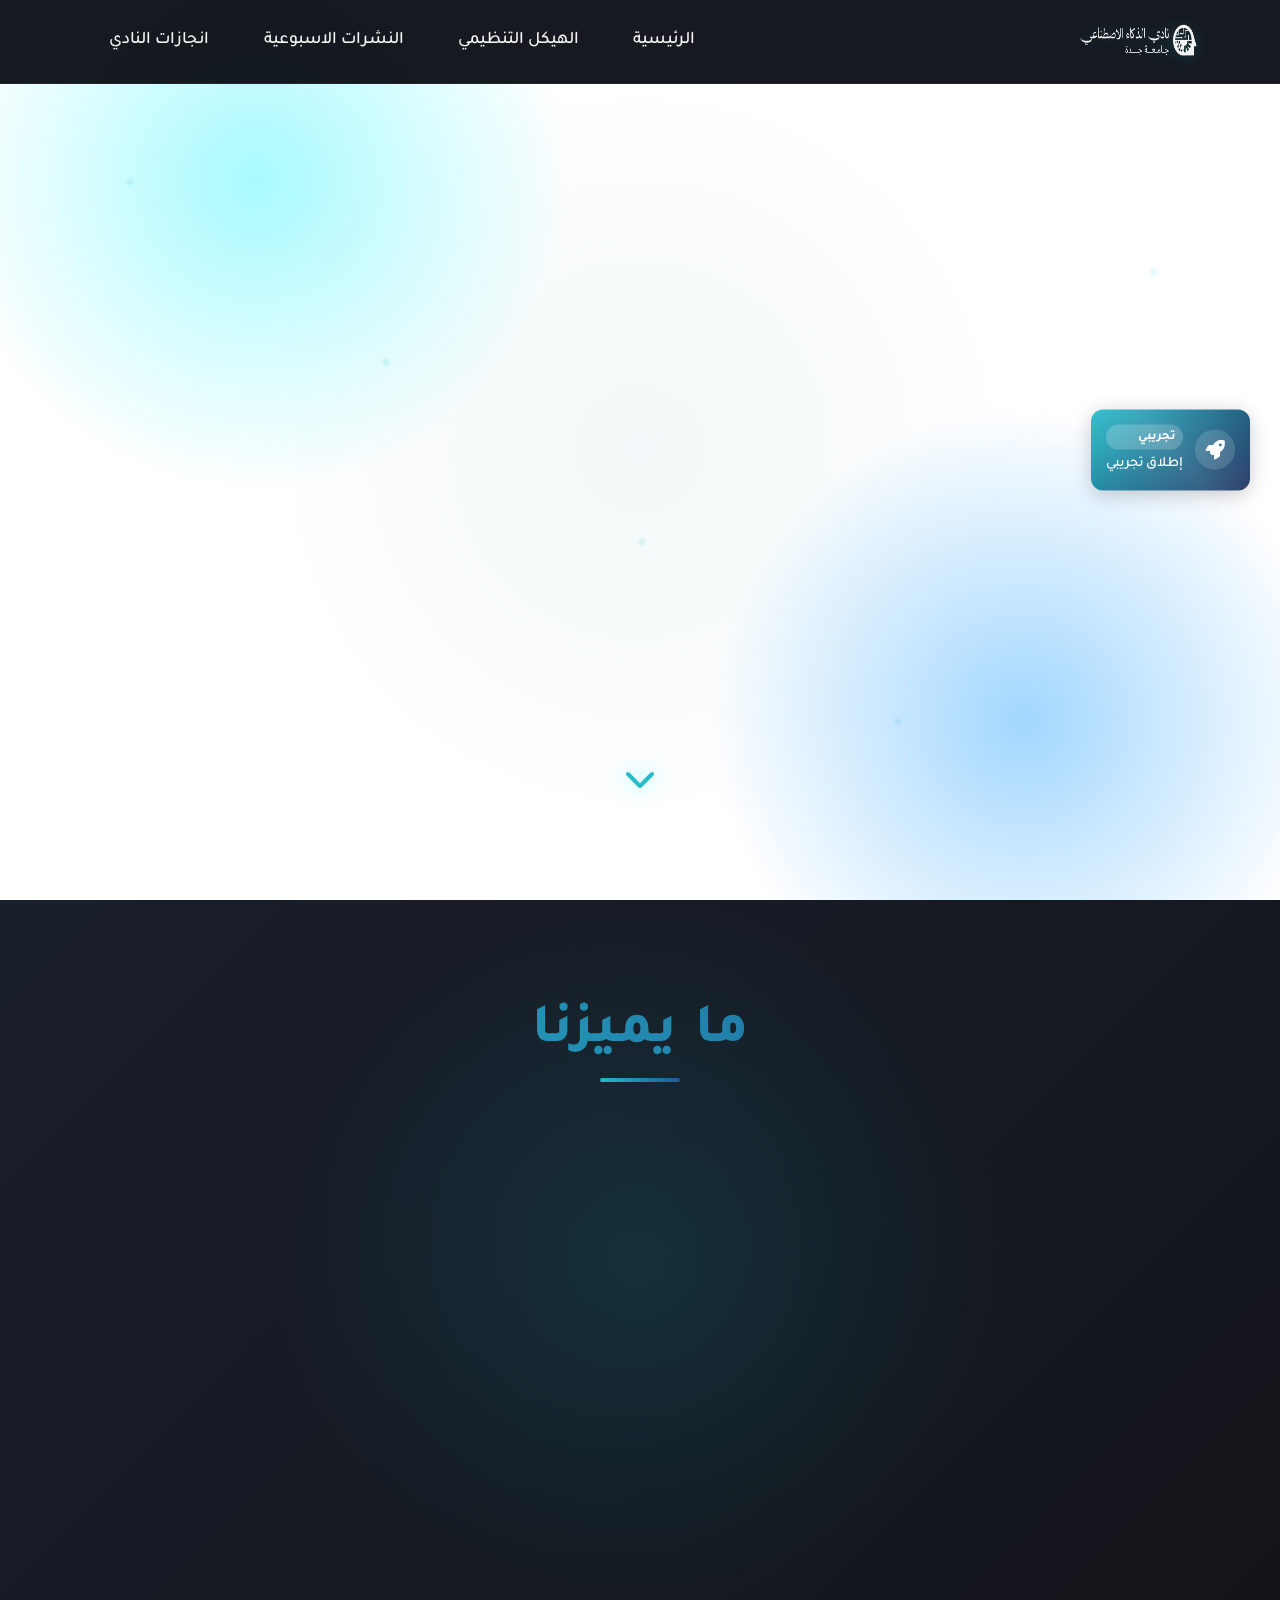
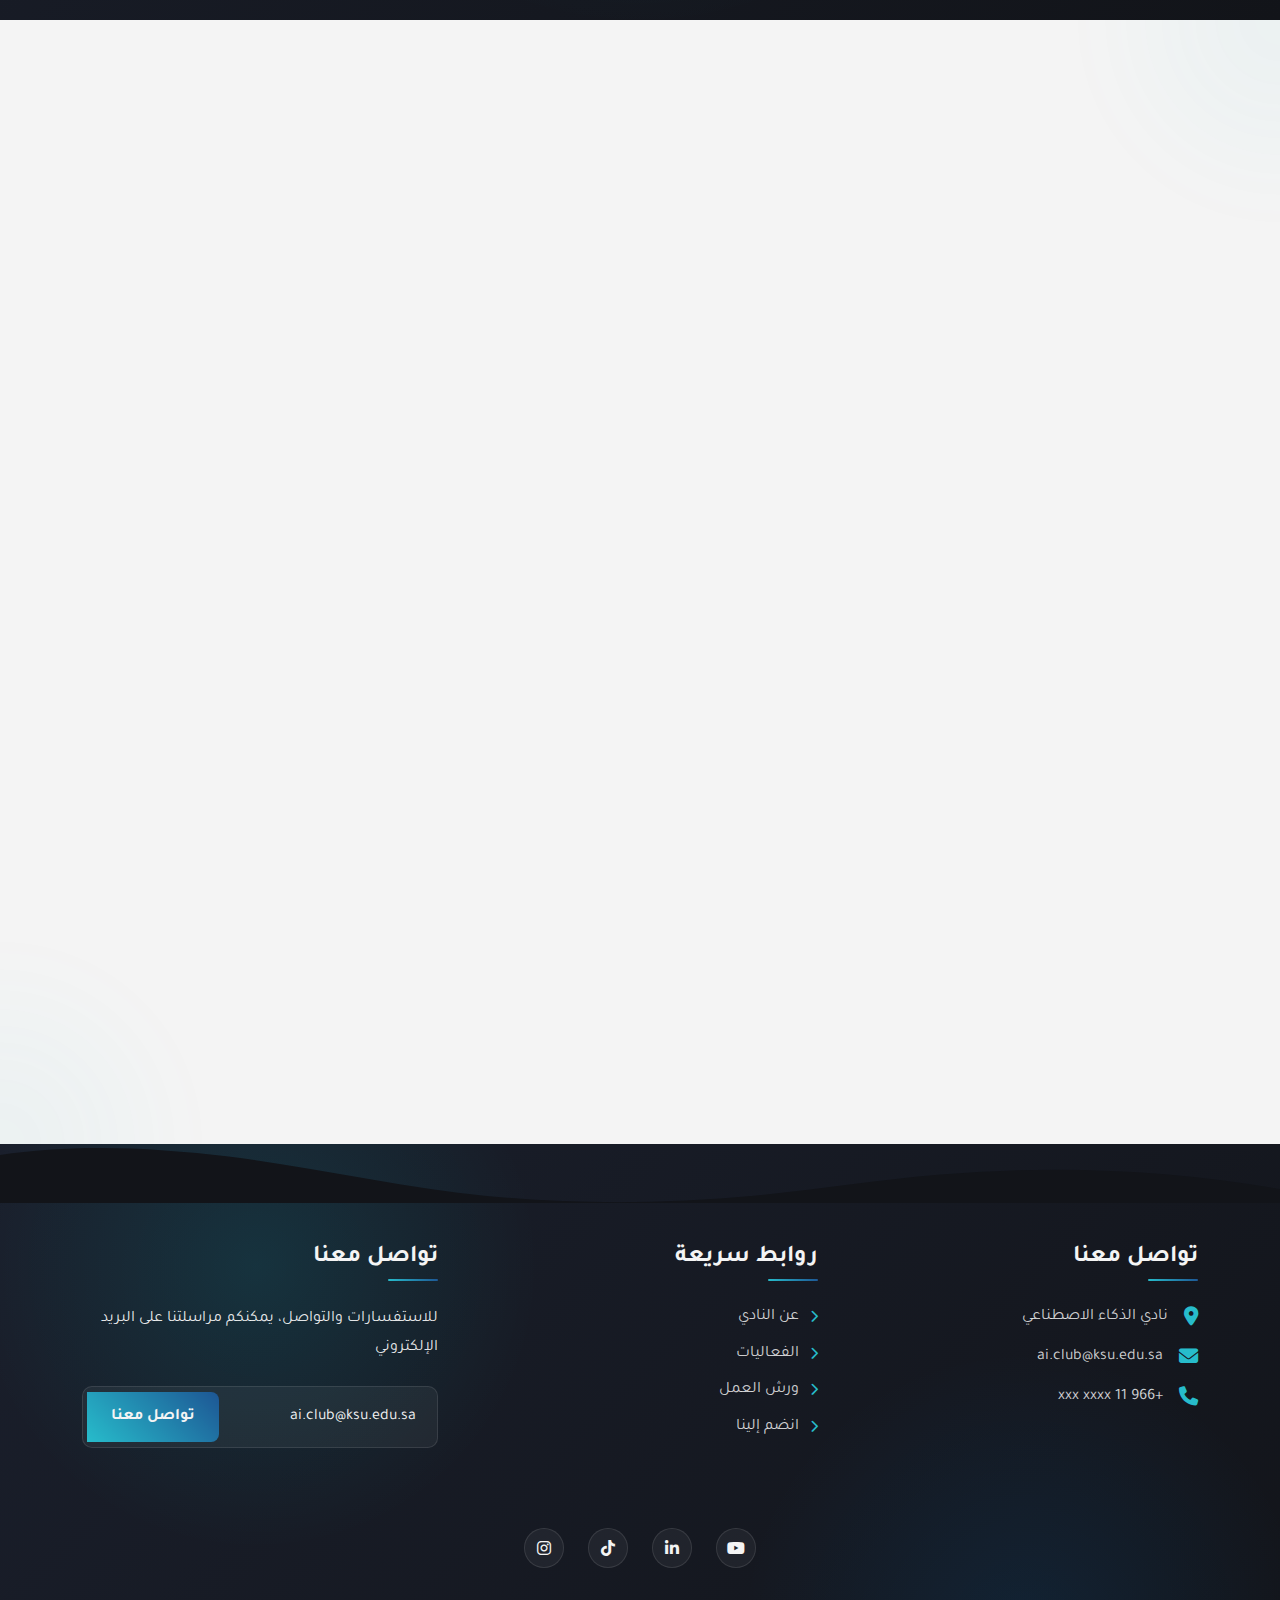
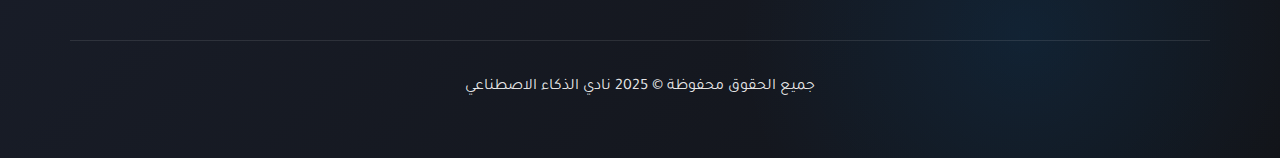
<file: index.html>
<!DOCTYPE html>
<html lang="en" dir="rtl">
<head>
    <meta charset="UTF-8">
    <meta name="viewport" content="width=device-width, initial-scale=1.0">
    <title>نادي الذكاء الاصطناعي</title>
    
    <link href="https://cdn.jsdelivr.net/npm/bootstrap@5.3.2/dist/css/bootstrap.min.css" rel="stylesheet">
    <link href="https://fonts.googleapis.com/css2?family=Tajawal:wght@400;500;700;800;900&display=swap" rel="stylesheet">
    <link rel="stylesheet" href="https://cdnjs.cloudflare.com/ajax/libs/font-awesome/6.4.2/css/all.min.css">
    <link rel="stylesheet" href="https://unpkg.com/aos@2.3.1/dist/aos.css">
    <link rel="stylesheet" href="./ForCss/Index.Css">   
   
</head>
<body>
    <!-- Hero Section -->
    <nav class="navbar navbar-expand-lg fixed-top">
        <div class="container">
            <a class="navbar-brand" href="#">
                <div class="logo-container">
                    <img src="./Pictures/AI CLUB BG-0٧.png" alt="Logo" class="logo-img">
                </div>
            </a>
            <button class="navbar-toggler" type="button" data-bs-toggle="collapse" data-bs-target="#navbarNav">
                <span class="navbar-toggler-icon"></span>
            </button>
            <div class="collapse navbar-collapse" id="navbarNav">
                <ul class="navbar-nav me-auto">
                    <li class="nav-item">
                        <a class="nav-link" href="/index.html">الرئيسية</a>
                    </li>
                    <li class="nav-item">
                        <a class="nav-link" href="ForHtml/OrganizationalStructure.html">الهيكل التنظيمي</a>
                    </li>
                    <li class="nav-item">
                        <a class="nav-link" href="ForHtml/Weekly_newsletter.html">النشرات الاسبوعية</a>
                    </li>
                    <li class="nav-item">
                        <a class="nav-link" href="ForHtml/Club_achievements.html"> انجازات النادي</a>
                    </li>
                </ul>
            </div>
        </div>
    </nav>
    
     <!-- Beta Announcement Side Banner -->
<div class="beta-banner">
    <div class="beta-content">
        <div class="beta-icon">
            <i class="fas fa-rocket"></i>
        </div>
        <div class="beta-text-content">
            <span class="beta-tag">تجريبي</span>
            <span class="beta-text">إطلاق تجريبي</span>
        </div>
    </div>
</div>

<style>
.beta-banner {
    position: fixed;
    right: 30px;
    top: 50%;
    transform: translateY(-50%);
    z-index: 1000;
    animation: slideIn 0.5s ease-out, slideOut 0.5s ease-in 4.5s forwards;
}

.beta-content {
    background: linear-gradient(135deg, var(--accent), var(--accent2));
    padding: 15px;
    border-radius: 12px;
    box-shadow: 0 4px 20px rgba(0, 0, 0, 0.2);
    display: flex;
    align-items: center;
    gap: 12px;
    position: relative;
    overflow: hidden;
}

.beta-content::before {
    content: '';
    position: absolute;
    top: 0;
    left: 0;
    width: 100%;
    height: 100%;
    background: linear-gradient(45deg, transparent, rgba(255,255,255,0.1), transparent);
    animation: shine 2s infinite;
}

.beta-icon {
    width: 40px;
    height: 40px;
    background: rgba(255,255,255,0.15);
    border-radius: 50%;
    display: flex;
    align-items: center;
    justify-content: center;
    font-size: 1.2rem;
    color: white;
    animation: pulse 2s infinite;
}

.beta-text-content {
    display: flex;
    flex-direction: column;
    gap: 4px;
}

.beta-tag {
    background: rgba(255,255,255,0.2);
    padding: 3px 8px;
    border-radius: 50px;
    font-size: 0.8rem;
    font-weight: 600;
    color: white;
}

.beta-text {
    color: white;
    font-size: 0.9rem;
    font-weight: 500;
}

@keyframes slideIn {
    from {
        transform: translate(100%, -50%);
        opacity: 0;
    }
    to {
        transform: translate(0, -50%);
        opacity: 1;
    }
}

@keyframes slideOut {
    from {
        transform: translate(0, -50%);
        opacity: 1;
    }
    to {
        transform: translate(100%, -50%);
        opacity: 0;
    }
}

@keyframes pulse {
    0% {
        transform: scale(1);
    }
    50% {
        transform: scale(1.1);
    }
    100% {
        transform: scale(1);
    }
}

@keyframes shine {
    0% {
        transform: translateX(-100%) rotate(45deg);
    }
    100% {
        transform: translateX(100%) rotate(45deg);
    }
}

@media (max-width: 768px) {
    .beta-banner {
        right: 20px;
    }
    
    .beta-content {
        padding: 12px;
    }
    
    .beta-icon {
        width: 35px;
        height: 35px;
        font-size: 1rem;
    }
}
</style>

<script>
// إزالة العنصر تماماً من DOM بعد انتهاء الأنيميشن
setTimeout(() => {
    const banner = document.querySelector('.beta-banner');
    banner.addEventListener('animationend', (e) => {
        if (e.animationName === 'slideOut') {
            banner.remove();
        }
    });
}, 5000);
</script>

    <section class="hero">
        <!-- Light Dots -->
        <div class="light-dot" style="top: 20%; left: 10%"></div>
        <div class="light-dot" style="top: 40%; left: 30%"></div>
        <div class="light-dot" style="top: 60%; left: 50%"></div>
        <div class="light-dot" style="top: 80%; left: 70%"></div>
        <div class="light-dot" style="top: 30%; left: 90%"></div>

        <div class="container">
            <div class="hero-content">
                <h2 class="hero-subtitle">مرحباً بكم في</h2>
                <h1 class="hero-title">نادي الذكاء الاصطناعي</h1>
                <p class="lead">نحن نجمع بين العلم والابتكار في عالم التقنية الحديثة، ونسعى لبناء مستقبل أفضل من خلال تطوير وتطبيق تقنيات الذكاء الاصطناعي</p>
            </div>
        </div>

        <!-- Scroll Arrow -->
        <div class="scroll-arrow">
            <i class="fas fa-chevron-down"></i>
        </div>

        <!-- Wave Container -->
        <div class="wave-container">
            <svg data-name="Layer 1" xmlns="http://www.w3.org/2000/svg" viewBox="0 0 1200 120" preserveAspectRatio="none">
                <path d="M321.39,56.44c58-10.79,114.16-30.13,172-41.86,82.39-16.72,168.19-17.73,250.45-.39C823.78,31,906.67,72,985.66,92.83c70.05,18.48,146.53,26.09,214.34,3V0H0V27.35A600.21,600.21,0,0,0,321.39,56.44Z" class="shape-fill"></path>
            </svg>
        </div>
    </section>

    <!-- Features Section -->
    <section class="features">
        <div class="container">
            <h2 class="section-title">ما يميزنا</h2>
            <div class="row">
                <div class="col-md-4" data-aos="fade-up">
                    <div class="feature-card">
                        <i class="fas fa-brain feature-icon"></i>
                        <h3>تعلم متقدم</h3>
                        <p>نقدم برامج تدريبية متخصصة في مجال الذكاء الاصطناعي، مصممة لتطوير مهاراتك وتعزيز معرفتك في هذا المجال المتنامي</p>
                    </div>
                </div>
                <div class="col-md-4" data-aos="fade-up" data-aos-delay="100">
                    <div class="feature-card">
                        <i class="fas fa-project-diagram feature-icon"></i>
                        <h3>مشاريع عملية</h3>
                        <p>نوفر فرصاً للمشاركة في مشاريع حقيقية، تطبق فيها ما تعلمته وتكتسب خبرة عملية قيمة في مجال الذكاء الاصطناعي</p>
                    </div>
                </div>
                <div class="col-md-4" data-aos="fade-up" data-aos-delay="200">
                    <div class="feature-card">
                        <i class="fas fa-users feature-icon"></i>
                        <h3>مجتمع متعاون</h3>
                        <p>نخلق بيئة داعمة للتعلم والتطور، حيث يمكنك التواصل مع خبراء ومهتمين في مجال الذكاء الاصطناعي وتبادل الخبرات</p>
                    </div>
                </div>
            </div>
        </div>
    </section>
    <!-- قسم ورش العمل -->
<section class="workshops" id="workshops">
    <div class="background-effects">
        <div class="glow-circle"></div>
        <div class="glow-circle"></div>
    </div>
    <div class="container">
        <h2 class="section-title" data-aos="fade-up">ورش العمل القادمة</h2>
        <div class="row">
            <!-- ورشة العمل الأولى -->
            <div class="col-lg-4 col-md-6 mb-4" data-aos="fade-up" data-aos-delay="100">
                <div class="workshop-card">
                    <div class="workshop-image">
                        <img src="./Pictures/CV.jpg" alt="ورشة عمل" class="img-fluid">
                        <div class="workshop-date">
                            <span class="day">26</span>
                            <span class="month">فبراير</span>
                        </div>
                    </div>
                    <div class="workshop-content">
                        <div class="workshop-tags">
                            <span class="tag">CV Writing</span>
                            <span class="tag">Career Development</span>
                        </div>
                        <h3>مرحلة ما بعد التخرج وبناء الـ CV</h3>
                        <p>ورشة عمل تقدمها فاطمة العبدالمحسن لمساعدة الخريجين في إعداد سيرتهم الذاتية والتحضير لمرحلة ما بعد التخرج</p>
                        <div class="workshop-info">
                            <span><i class="fas fa-clock"></i> 5:00 مساءً</span>
                            <span><i class="fas fa-calendar"></i> الأربعاء ٢٦ فبراير ٢٠٢٥</span>
                            <span><i class="fas fa-location-dot"></i> قاعة المؤتمرات بجامعة جدة</span>
                        </div>
            
                        <a href="https://docs.google.com/forms/d/e/1FAIpQLSeL-ANJLhzsI_3U72XOBRNQCw48lRqMybHY6iPpU562_N95iw/closedform" class="join-link" target="_blank">
                            <button class="register-btn-end">انتهت</button>
                        </a>
                        
                    </div>
                    
                </div>
            </div>
            <!-- باقي الكروت كما هي -->
            <div class="col-lg-4 col-md-6 mb-4" data-aos="fade-up" data-aos-delay="100">
                <div class="workshop-card">
                    <div class="workshop-image">
                        <img src="./Pictures/تطبيقات الذكاء وعلوم البيانات .jpg" alt="محاضرة" class="img-fluid">
                        <div class="workshop-date">
                            <span class="day">6</span>
                            <span class="month">مارس</span>
                        </div>
                    </div>
                    <div class="workshop-content">
                        <div class="workshop-tags">
                            <span class="tag">الذكاء الاصطناعي</span>
                            <span class="tag">علوم البيانات</span>
                        </div>
                        <h3>تطبيقات الذكاء الاصطناعي وعلوم البيانات</h3>
                        <p>ندعوكم لحضور محاضرة تقدم أحدث التطبيقات في مجال الذكاء الاصطناعي وعلوم البيانات</p>
                        <div class="workshop-info">
                            <span><i class="fas fa-user"></i> المنوف السهلي</span>
                            <span><i class="fas fa-clock"></i> 9:00 - 10:00 مساءً</span>
                            <span><i class="fas fa-calendar"></i> الخميس ٦ مارس ٢٠٢٥</span>
                            <span><i class="fas fa-video"></i> Google Meets</span>
                        </div>
            
                        <a href="#" class="join-link" target="_blank">
                            <button class="register-btn-end">انتهت</button>
                        </a>
                        
                    </div>
                    
                </div>
            </div>
            <div class="col-lg-4 col-md-6 mb-4" data-aos="fade-up" data-aos-delay="100">
                <div class="workshop-card">
                    <div class="workshop-image">
                        <img src="./Pictures/Neual Networks.jpg" alt="ورشة عمل" class="img-fluid">
                        <div class="workshop-date">
                            <span class="day">1</span>
                            <span class="month">فبراير</span>
                        </div>
                    </div>
                    <div class="workshop-content">
                        <div class="workshop-tags">
                            <span class="tag">تعلم عميق</span>
                            <span class="tag">Neural Networks</span>
                            <span class="tag">AI</span>
                        </div>
                        <h3>Neural Networks</h3>
                        <p>يعلن نادي الذكاء الاصطناعي بالتعاون مع وحدة الأنشطة الطلابية بكلية هندسة الحاسب عن تنظيم رحلة لجامعة الملك عبدالله للعلوم والتقنية لحضور محاضرة عن الشبكات العصبية</p>
                        <div class="workshop-info">
                            <span><i class="fas fa-location-dot"></i> جامعة الملك عبدالله للعلوم و التقنية (كاوست)</span>
                            <span><i class="fas fa-calendar"></i> الخميس ١ فبراير</span>
                            <span><i class="fas fa-clock"></i> ٩ ص - ٣ م</span>
                        </div>
                        <button class="register-btn-end">انتهت</button>

                       
                    </div>
                </div>
            </div>
        </div>
    </div>
</section>



<!-- Footer -->
<footer class="footer">
    <div class="footer-waves">
        <svg data-name="Layer 1" xmlns="http://www.w3.org/2000/svg" viewBox="0 0 1200 120" preserveAspectRatio="none">
            <path d="M321.39,56.44c58-10.79,114.16-30.13,172-41.86,82.39-16.72,168.19-17.73,250.45-.39C823.78,31,906.67,72,985.66,92.83c70.05,18.48,146.53,26.09,214.34,3V0H0V27.35A600.21,600.21,0,0,0,321.39,56.44Z" class="shape-fill"></path>
        </svg>
    </div>
    <div class="footer-content">
        <div class="container">
            <div class="row">
                <!-- معلومات التواصل -->
                <div class="col-lg-4 col-md-6 mb-4 mb-lg-0">
                    <div class="footer-section">
                        <h3>تواصل معنا</h3>
                        <ul class="contact-info">
                            <li>
                                <i class="fas fa-map-marker-alt"></i>
                                <span>نادي الذكاء الاصطناعي</span>
                            </li>
                            <li>
                                <i class="fas fa-envelope"></i>
                                <span>ai.club@ksu.edu.sa</span>
                            </li>
                            <li>
                                <i class="fas fa-phone"></i>
                                <span>+966 11 xxx xxxx</span>
                            </li>
                        </ul>
                    </div>
                </div>

                <!-- روابط سريعة -->
                <div class="col-lg-4 col-md-6 mb-4 mb-lg-0">
                    <div class="footer-section">
                        <h3>روابط سريعة</h3>
                        <ul class="quick-links">
                            <li><a href="#about">عن النادي</a></li>
                            <li><a href="#events">الفعاليات</a></li>
                            <li><a href="#workshops">ورش العمل</a></li>
                            <li><a href="#join">انضم إلينا</a></li>
                        </ul>
                    </div>
                </div>

                <div class="col-lg-4 col-md-12">
                    <div class="footer-section">
                        <h3>تواصل معنا</h3>
                        <p>للاستفسارات والتواصل، يمكنكم مراسلتنا على البريد الإلكتروني</p>
                        <div class="contact-email">
                            <a href="mailto:ai.club@ksu.edu.sa" class="email-link">
                                <div class="input-group">
                                    <input type="text" class="form-control" value="ai.club@ksu.edu.sa" readonly>
                                    <button type="button" class="contact-btn">تواصل معنا</button>
                                </div>
                            </a>
                        </div>
                    </div>
                </div>

            <!-- وسائل التواصل الاجتماعي -->
            <div class="social-links">
                <a href="https://www.youtube.com/channel/UCPfMlTANKFTg9UydRUVFRZg" class="social-link"><i class="fab fa-youtube"></i></a>
                <a href="https://www.linkedin.com/company/ai-club-at-ujj/" class="social-link"><i class="fab fa-linkedin-in"></i></a>
                <a href="https://www.tiktok.com/@ai.club.uj?_t=8kTfAvSxgqA&_r=1" class="social-link"><i class="fab fa-tiktok"></i></a>
                <a href="https://www.instagram.com/aiclub.uj/?igsh=MXdxc2tlZG82YTk1bQ%3D%3D&utm_source=qr" class="social-link"><i class="fab fa-instagram"></i></a>
            </div>

            <!-- حقوق النشر -->
            <div class="copyright">
                <p>جميع الحقوق محفوظة © 2025 نادي الذكاء الاصطناعي</p>
            </div>
        </div>
    </div>
</footer>


    <script src="https://unpkg.com/aos@2.3.1/dist/aos.js"></script>
    <script>
        AOS.init({
            duration: 1000,
            once: true
        });

        // Smooth scroll when clicking the arrow
        document.querySelector('.scroll-arrow').addEventListener('click', function() {
            const featuresSection = document.querySelector('.features');
            featuresSection.scrollIntoView({ behavior: 'smooth' });
        });

        // Animate light dots
        const lightDots = document.querySelectorAll('.light-dot');
        lightDots.forEach((dot, index) => {
            dot.style.animationDelay = `${index * 2}s`;
        });
    </script>
     <script src="https://cdn.jsdelivr.net/npm/bootstrap@5.3.2/dist/js/bootstrap.bundle.min.js"></script>
     <script>
         let lastScroll = 0;
         const navbar = document.querySelector('.navbar');
 
         window.addEventListener('scroll', () => {
             const currentScroll = window.pageYOffset;
 
             if (currentScroll > lastScroll && currentScroll > 100) {
                 navbar.classList.add('hidden');
             } else {
                 navbar.classList.remove('hidden');
             }
 
             lastScroll = currentScroll;
         });
 
         document.querySelectorAll('.nav-link').forEach(link => {
             link.addEventListener('click', () => {
                 const navbarCollapse = document.querySelector('.navbar-collapse');
                 if (navbarCollapse.classList.contains('show')) {
                     navbarCollapse.classList.remove('show');
                 }
             });
         });
     </script>
</body>
</html>
</file>
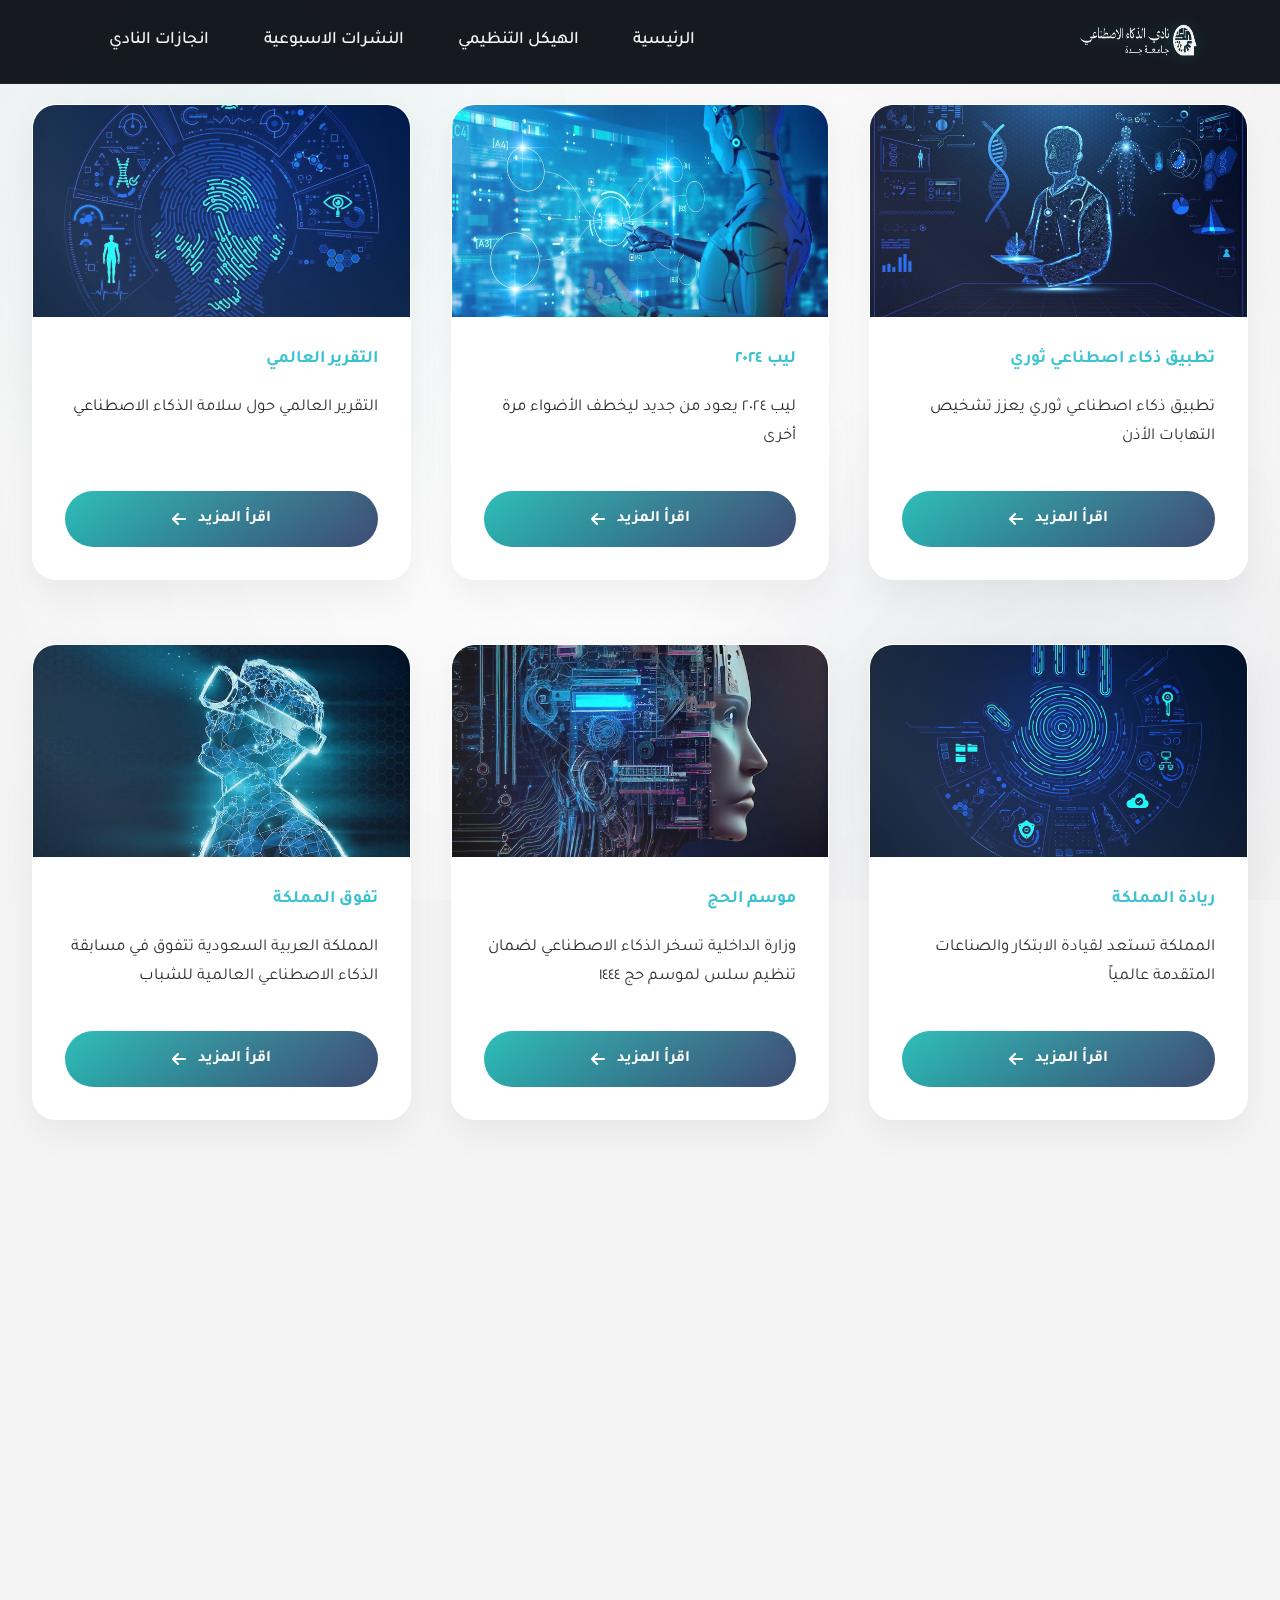
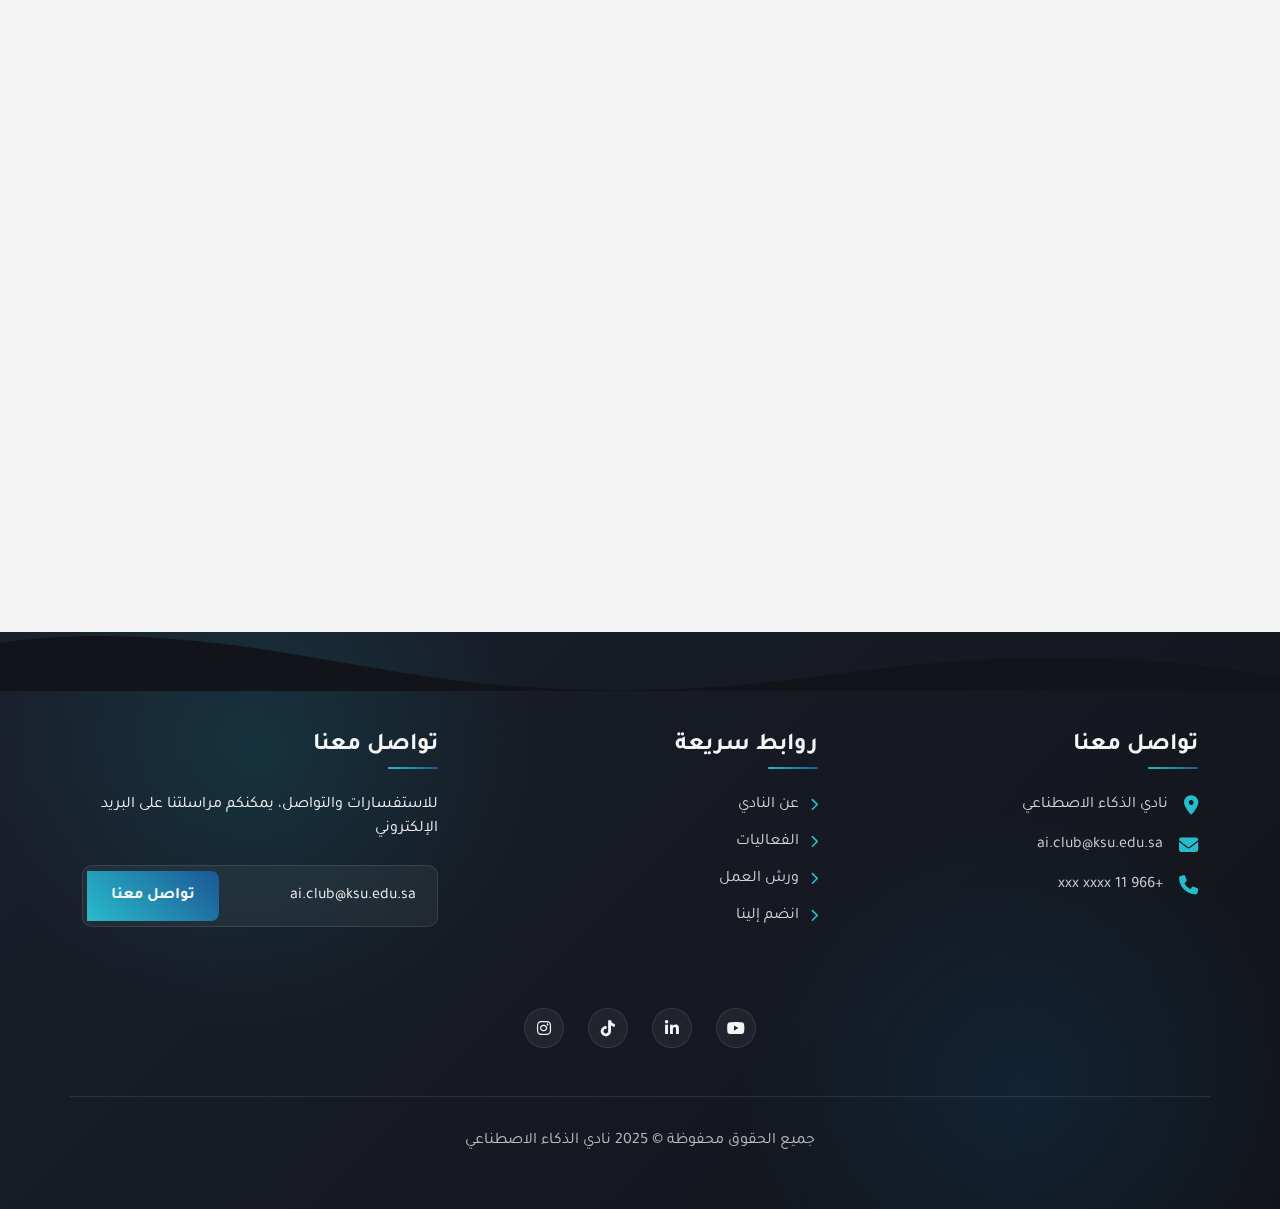
<file: ForHtml/Weekly_newsletter.html>
<!DOCTYPE html>
<html lang="ar" dir="rtl">
<head>
    <meta charset="UTF-8">
    <meta name="viewport" content="width=device-width, initial-scale=1.0">
    <title>النشرة الاسبوعية | نادي الذكاء الاصطناعي</title>

    <link href="https://cdn.jsdelivr.net/npm/bootstrap@5.3.2/dist/css/bootstrap.min.css" rel="stylesheet">
    <link href="https://fonts.googleapis.com/css2?family=Tajawal:wght@400;500;700;800;900&display=swap" rel="stylesheet">
    <link rel="stylesheet" href="https://cdnjs.cloudflare.com/ajax/libs/font-awesome/6.4.2/css/all.min.css">
    <link rel="stylesheet" href="https://unpkg.com/aos@2.3.1/dist/aos.css">
    <link rel="stylesheet" href="../ForCss/Weekly_newsletter.css">

</head>
<body>
           <!-- Hero Section -->
           <nav class="navbar navbar-expand-lg fixed-top">
            <div class="container">
                <a class="navbar-brand" href="#">
                    <div class="logo-container">
                        <img src="../Pictures/AI CLUB BG-0٧.png" alt="Logo" class="logo-img">
                    </div>
                </a>
                <button class="navbar-toggler" type="button" data-bs-toggle="collapse" data-bs-target="#navbarNav">
                    <span class="navbar-toggler-icon"></span>
                </button>
                <div class="collapse navbar-collapse" id="navbarNav">
                    <ul class="navbar-nav me-auto">
                        <li class="nav-item">
                            <a class="nav-link" href="../index.html">الرئيسية</a>
                        </li>
                        <li class="nav-item">
                            <a class="nav-link" href="../ForHtml/Organizational_structure.html">الهيكل التنظيمي</a>
                        </li>
                        <li class="nav-item">
                            <a class="nav-link" href="../ForHtml/Weekly_newsletter.html">النشرات الاسبوعية </a>
                        </li>
                        <li class="nav-item">
                            <a class="nav-link" href="../ForHtml/Club_achievements.html">انجازات النادي</a>
                        </li>
                    </ul>
                </div>
            </div>
        </nav>
        <br><br><br>
  

<div class="animated-bg"></div>
<div class="noise-overlay"></div>


<!-- First Row -->
<div class="container-card">
    <!-- Card 1 -->
    <div class="card" data-aos="fade-up">
        <figure>
            <img src="../Pictures/pic (1).jpeg" alt="تشخيص التهاب الأذن" />
        </figure>
        <div class="date-badge">١٧ مارس ٢٠٢٤</div>
        <div class="category-tag">تقنية طبية</div>
        <div class="contenido-card">
            <h3>تطبيق ذكاء اصطناعي ثوري</h3>
            <p>تطبيق ذكاء اصطناعي ثوري يعزز تشخيص التهابات الأذن</p>
            <a href="https://drive.google.com/file/d/1q5H0QmqiCrsU-yN-xTkwHQL4l8HhigUZ/view?usp=sharing" target="_blank">
              
                اقرأ المزيد
                <i class="fas fa-arrow-left"></i>
            </a>
        </div>
    </div>

    <!-- Card 2 -->
    <div class="card" data-aos="fade-up" data-aos-delay="100">
        <figure>
            <img src="../Pictures/pic (2).jpeg" alt="ليب 2024" />
        </figure>
        <div class="date-badge">٣ مارس ٢٠٢٤</div>
        <div class="category-tag">تقنية</div>
        <div class="contenido-card">
            <h3>ليب ٢٠٢٤</h3>
            <p>ليب ٢٠٢٤ يعود من جديد ليخطف الأضواء مرة أخرى</p>
            <a href="https://drive.google.com/file/d/1wt427oUUR0Pf6OhjrI9Bljata77uagCn/view?usp=sharing" target="_blank">
       
                اقرأ المزيد
                <i class="fas fa-arrow-left"></i>
            </a>
        </div>
    </div>

    <!-- Card 3 -->
    <div class="card" data-aos="fade-up" data-aos-delay="200">
        <figure>
            <img src="../Pictures/pic (3).jpeg" alt="تقرير الذكاء الاصطناعي" />
        </figure>
        <div class="date-badge">١٨ فبراير ٢٠٢٤</div>
        <div class="category-tag">تقرير</div>
        <div class="contenido-card">
            <h3>التقرير العالمي</h3>
            <p>التقرير العالمي حول سلامة الذكاء الاصطناعي</p>
            <a href="https://drive.google.com/file/d/1Tpdf0pvIpx4L75reRFeCtpxy-KY1e-71/view?usp=sharing" target="_blank">
      
                اقرأ المزيد
                <i class="fas fa-arrow-left"></i>
            </a>
        </div>
    </div>
</div>

<!-- Second Row -->
<div class="container-card">
    <!-- Card 4 -->
    <div class="card" data-aos="fade-up">
        <figure>
            <img src="../Pictures/pic (4).jpeg" alt="ريادة المملكة" />
        </figure>
        <div class="date-badge">٤ فبراير ٢٠٢٤</div>
        <div class="category-tag">ابتكار</div>
        <div class="contenido-card">
            <h3>ريادة المملكة</h3>
            <p>المملكة تستعد لقيادة الابتكار والصناعات المتقدمة عالمياً</p>
            <a href="https://drive.google.com/file/d/1FFNQgshyiTFiOZpRndG14GXtdIAl-3Ed/view?usp=sharing" target="_blank">
       
                اقرأ المزيد
                <i class="fas fa-arrow-left"></i>
            </a>
        </div>
    </div>

    <!-- Card 5 -->
    <div class="card" data-aos="fade-up" data-aos-delay="100">
        <figure>
            <img src="../Pictures/pic (5).jpeg" alt="موسم الحج" />
        </figure>
        <div class="date-badge">١٨ ديسمبر ٢٠٢٣</div>
        <div class="category-tag">تطوير</div>
        <div class="contenido-card">
            <h3>موسم الحج</h3>
            <p>وزارة الداخلية تسخر الذكاء الاصطناعي لضمان تنظيم سلس لموسم حج ١٤٤٤</p>
            <a href="https://drive.google.com/file/d/1DDh9QnX_pEaXVzivfhhXrQSzJ8ORTqGE/view?usp=sharing" target="_blank">
             
                اقرأ المزيد
                <i class="fas fa-arrow-left"></i>
            </a>
        </div>
    </div>

    <!-- Card 6 -->
    <div class="card" data-aos="fade-up" data-aos-delay="200">
        <figure>
            <img src="../Pictures/pic (6).jpeg" alt="مسابقة الذكاء الاصطناعي" />
        </figure>
        <div class="date-badge">١١ ديسمبر ٢٠٢٣</div>
        <div class="category-tag">مسابقات</div>
        <div class="contenido-card">
            <h3>تفوق المملكة</h3>
            <p>المملكة العربية السعودية تتفوق في مسابقة الذكاء الاصطناعي العالمية للشباب</p>
            <a href="https://drive.google.com/file/d/1JRsB3dgGSjiNlo-4Z2x_muEaReeqyX4P/view?usp=sharing" target="_blank">
            
                اقرأ المزيد
                <i class="fas fa-arrow-left"></i>
            </a>
        </div>
    </div>
</div>

<!-- Third Row -->
<div class="container-card">
    <!-- Card 7 -->
    <div class="card" data-aos="fade-up">
        <figure>
            <img src="../Pictures/pic (7).jpeg" alt="طائرة رودرنر" />
        </figure>
        <div class="date-badge">٣ ديسمبر ٢٠٢٣</div>
        <div class="category-tag">تقنية عسكرية</div>
        <div class="contenido-card">
            <h3>طائرة رودرنر</h3>
            <p>أندوريل تكشف عن طائرة 'رودرنر' المسيرة لتعزيز القدرات العسكرية بالتقنية المتقدمة</p>
            <a href="https://drive.google.com/file/d/14gl1qYcVxyUeUvzbnxIVSXN0R-CvkZ7o/view?usp=sharing" target="_blank">
                
                اقرأ المزيد
                <i class="fas fa-arrow-left"></i>
            </a>
        </div>
    </div>

    <!-- Card 8 -->
    <div class="card" data-aos="fade-up" data-aos-delay="100">
        <figure>
            <img src="../Pictures/pic (8).jpeg" alt="مؤشر البيانات" />
        </figure>
        <div class="date-badge">٢٦ نوفمبر ٢٠٢٣</div>
        <div class="category-tag">بيانات</div>
        <div class="contenido-card">
            <h3>المؤشر الوطني</h3>
            <p>الهيئة السعودية للبيانات والذكاء الاصطناعي تطلق المؤشر الوطني للبيانات</p>
            <a href="https://drive.google.com/file/d/1W6dRIV71Zn9NKHN7y4mpomlQHhJpwSq0/view?usp=sharing" target="_blank">
              
                اقرأ المزيد
                <i class="fas fa-arrow-left"></i>
            </a>
        </div>
    </div>

    <!-- Card 9 -->
    <div class="card" data-aos="fade-up" data-aos-delay="200">
        <figure>
            <img src="../Pictures/pic (9).jpeg" alt="نموذج جرافكاست" />
        </figure>
        <div class="date-badge">١٩ نوفمبر ٢٠٢٣</div>
        <div class="category-tag">تطوير</div>
        <div class="contenido-card">
            <h3>نموذج جرافكاست</h3>
            <p>ديب مايند تطلق نموذج الذكاء الاصطناعي (جرافكاست)</p>
            <a href="https://drive.google.com/file/d/1XCG_1W24SyCN3aS2mpL9DRAP8Hvr2XB3/view?usp=sharing" target="_blank">
              
                اقرأ المزيد
                <i class="fas fa-arrow-left"></i>
            </a>
        </div>
    </div>
</div>

<!-- Fourth Row -->
<div class="container-card">
    <!-- Card 10 -->
    <div class="card" data-aos="fade-up">
        <figure>
            <img src="../Pictures/pic (10).jpeg" alt="منتجات OpenAI" />
        </figure>
        <div class="date-badge">١٢ نوفمبر ٢٠٢٣</div>
        <div class="category-tag">تطوير</div>
        <div class="contenido-card">
            <h3>منتجات OpenAI</h3>
            <p>OpenAI تعلن عن عشرات الإضافات والمنتجات المحسنة في يوم المطورين</p>
            <a href="https://drive.google.com/file/d/1Xe4P9pbhbQ9PpYvAsjszkYpImEsNoZTb/view?usp=sharing" target="_blank">
             
                اقرأ المزيد
                <i class="fas fa-arrow-left"></i>
            </a>
        </div>
    </div>

    <!-- Card 11 -->
    <div class="card" data-aos="fade-up" data-aos-delay="100">
        <figure>
            <img src="../Pictures/pic (11).jpeg" alt="أداة المسح الضوئي" />
        </figure>
        <div class="date-badge">٢٢ أكتوبر ٢٠٢٣</div>
        <div class="category-tag">ابتكار</div>
        <div class="contenido-card">
            <h3>المسح الضوئي</h3>
            <p>أداة ذكاء اصطناعي جديدة تسمى روبوت المسح الضوئي العابر المشرق!</p>
            <a href="https://drive.google.com/file/d/1Kezxu7GikYdPjS-nTxe-ZD3_X5APt-ne/view?usp=sharing" target="_blank">
      
                اقرأ المزيد
                <i class="fas fa-arrow-left"></i>
            </a>
        </div>
    </div>

    <!-- Card 12 -->
    <div class="card" data-aos="fade-up" data-aos-delay="200">
        <figure>
            <img src="../Pictures/pic(12).jpeg" alt="منتدى حوكمة الإنترنت" />
        </figure>
        <div class="date-badge">١٥ أكتوبر ٢٠٢٣</div>
        <div class="category-tag">فعاليات</div>
        <div class="contenido-card">
            <h3>منتدى IGF 2024</h3>
            <p>الأمم المتحدة تختار الرياض لاستضافة منتدى حوكمة الإنترنت IGF 2024</p>
            <a href="https://drive.google.com/file/d/1Y-qcNqMDp1XUVyLCN3dMZUwXxy3MlK9d/view?usp=sharing" target="_blank">
                اقرأ المزيد
                <i class="fas fa-arrow-left"></i>
            </a>
        </div>
    </div>
</div>


<!-- Footer -->
<footer class="footer">
    <div class="footer-waves">
        <svg data-name="Layer 1" xmlns="http://www.w3.org/2000/svg" viewBox="0 0 1200 120" preserveAspectRatio="none">
            <path d="M321.39,56.44c58-10.79,114.16-30.13,172-41.86,82.39-16.72,168.19-17.73,250.45-.39C823.78,31,906.67,72,985.66,92.83c70.05,18.48,146.53,26.09,214.34,3V0H0V27.35A600.21,600.21,0,0,0,321.39,56.44Z" class="shape-fill"></path>
        </svg>
    </div>
    <div class="footer-content">
        <div class="container">
            <div class="row">
                <!-- معلومات التواصل -->
                <div class="col-lg-4 col-md-6 mb-4 mb-lg-0">
                    <div class="footer-section">
                        <h3>تواصل معنا</h3>
                        <ul class="contact-info">
                            <li>
                                <i class="fas fa-map-marker-alt"></i>
                                <span>نادي الذكاء الاصطناعي</span>
                            </li>
                            <li>
                                <i class="fas fa-envelope"></i>
                                <span>ai.club@ksu.edu.sa</span>
                            </li>
                            <li>
                                <i class="fas fa-phone"></i>
                                <span>+966 11 xxx xxxx</span>
                            </li>
                        </ul>
                    </div>
                </div>

                <!-- روابط سريعة -->
                <div class="col-lg-4 col-md-6 mb-4 mb-lg-0">
                    <div class="footer-section">
                        <h3>روابط سريعة</h3>
                        <ul class="quick-links">
                            <li><a href="#about">عن النادي</a></li>
                            <li><a href="#events">الفعاليات</a></li>
                            <li><a href="#workshops">ورش العمل</a></li>
                            <li><a href="#join">انضم إلينا</a></li>
                        </ul>
                    </div>
                </div>

                <div class="col-lg-4 col-md-12">
                    <div class="footer-section">
                        <h3>تواصل معنا</h3>
                        <p>للاستفسارات والتواصل، يمكنكم مراسلتنا على البريد الإلكتروني</p>
                        <div class="contact-email">
                            <a href="mailto:ai.club@ksu.edu.sa" class="email-link">
                                <div class="input-group">
                                    <input type="text" class="form-control" value="ai.club@ksu.edu.sa" readonly>
                                    <button type="button" class="contact-btn">تواصل معنا</button>
                                </div>
                            </a>
                        </div>
                    </div>
                </div>

            <!-- وسائل التواصل الاجتماعي -->
            <div class="social-links">
                <a href="https://www.youtube.com/channel/UCPfMlTANKFTg9UydRUVFRZg" class="social-link"><i class="fab fa-youtube"></i></a>
                <a href="https://www.linkedin.com/company/ai-club-at-ujj/" class="social-link"><i class="fab fa-linkedin-in"></i></a>
                <a href="https://www.tiktok.com/@ai.club.uj?_t=8kTfAvSxgqA&_r=1" class="social-link"><i class="fab fa-tiktok"></i></a>
                <a href="https://www.instagram.com/aiclub.uj/?igsh=MXdxc2tlZG82YTk1bQ%3D%3D&utm_source=qr" class="social-link"><i class="fab fa-instagram"></i></a>
            </div>

            <!-- حقوق النشر -->
            <div class="copyright">
                <p>جميع الحقوق محفوظة © 2025 نادي الذكاء الاصطناعي</p>
            </div>
        </div>
    </div>
</footer>

    <!-- Scripts -->
    <script src="https://unpkg.com/aos@2.3.1/dist/aos.js"></script>
    <script src="https://cdn.jsdelivr.net/npm/bootstrap@5.3.2/dist/js/bootstrap.bundle.min.js"></script>

    <script>
        // Initialize AOS
        AOS.init({
            duration: 1000,
            once: true,
            offset: 100
        });

        // Loading Animation
        window.addEventListener('load', () => {
            document.querySelector('.loading-overlay').style.opacity = '0';
            setTimeout(() => {
                document.querySelector('.loading-overlay').style.display = 'none';
            }, 500);
        });

        // Scroll Progress
        window.addEventListener('scroll', () => {
            const winScroll = document.body.scrollTop || document.documentElement.scrollTop;
            const height = document.documentElement.scrollHeight - document.documentElement.clientHeight;
            const scrolled = (winScroll / height) * 100;
            document.querySelector('.scroll-progress-bar').style.width = scrolled + '%';

            // Back to Top Button Visibility
            const backToTop = document.querySelector('.back-to-top');
            if (winScroll > 300) {
                backToTop.classList.add('visible');
            } else {
                backToTop.classList.remove('visible');
            }
        });

        // Back to Top Functionality
        document.querySelector('.back-to-top').addEventListener('click', () => {
            window.scrollTo({
                top: 0,
                behavior: 'smooth'
            });
        });

        // Optional: Add smooth hover effect for cards
        document.querySelectorAll('.card').forEach(card => {
            card.addEventListener('mouseenter', function() {
                this.style.transform = 'translateY(-12px) scale(1.02)';
            });

            card.addEventListener('mouseleave', function() {
                this.style.transform = 'translateY(0) scale(1)';
            });
        });

        // Optional: Add click effect for buttons
        document.querySelectorAll('button').forEach(button => {
            button.addEventListener('click', function(e) {
                let ripple = document.createElement('div');
                ripple.classList.add('ripple');
                this.appendChild(ripple);
                setTimeout(() => ripple.remove(), 1000);
            });
        });
    </script>
     <script>
        let lastScroll = 0;
        const navbar = document.querySelector('.navbar');

        window.addEventListener('scroll', () => {
            const currentScroll = window.pageYOffset;

            if (currentScroll > lastScroll && currentScroll > 100) {
                navbar.classList.add('hidden');
            } else {
                navbar.classList.remove('hidden');
            }

            lastScroll = currentScroll;
        });

        document.querySelectorAll('.nav-link').forEach(link => {
            link.addEventListener('click', () => {
                const navbarCollapse = document.querySelector('.navbar-collapse');
                if (navbarCollapse.classList.contains('show')) {
                    navbarCollapse.classList.remove('show');
                }
            });
        });
    </script>
</body>
</html>
</file>
<file: ForCss/Index.Css>
:root {
    --primary: #121419;
    --secondary: #1a1f2c;
    --accent: #27bccb;
    --accent2: #213260;
    --light: #f4f4f4;
    --text-gradient: linear-gradient(45deg, #27bccb, #1d5694);
    --glass-bg: rgba(255, 255, 255, 0.05);
    --glass-border: rgba(255, 255, 255, 0.1);

    

    
}






* {
    margin: 0;
    padding: 0;
    box-sizing: border-box;
}

body {
    color: var(--light);
    font-family: 'Tajawal', sans-serif;
    overflow-x: hidden;
}

.navbar {
    background: rgba(10, 13, 20, 0.95);
    backdrop-filter: blur(10px);
    padding: 0.1rem 1rem;
    border-bottom: 1px solid rgba(255, 255, 255, 0.05);
    transition: all 0.4s ease;
    transform: translateY(0);
}

.navbar.hidden {
    transform: translateY(-100%);
}

.navbar-brand {
    padding: 0;
    margin: 0;
    transition: transform 0.3s ease;
}

.logo-img {
    height: 80px;
    width: 120px;
    filter: drop-shadow(0 0 8px rgba(0, 242, 254, 0.2));
    transition: all 0.3s ease;
}

.navbar-brand:hover .logo-img {
    filter: drop-shadow(0 0 12px rgba(0, 242, 254, 0.3));
    transform: translateY(-2px);
}

.nav-link {
    color: var(--light) !important;
    font-size: 1.1rem;
    font-weight: 500;
    margin: 0 1.2rem;
    padding: 0.5rem 0;
    position: relative;
    transition: all 0.3s ease;
}

.nav-link::before {
    content: '';
    position: absolute;
    bottom: 0;
    right: 0;
    width: 0;
    height: 2px;
    background: var(--text-gradient);
    transition: width 0.3s ease;
}

.nav-link:hover {
    color: var(--accent) !important;
}

.nav-link:hover::before {
    width: 100%;
}

.navbar-toggler {
    border: none;
    background: rgba(255, 255, 255, 0.1);
    padding: 0.5rem;
    border-radius: 8px;
    backdrop-filter: blur(10px);
}

.navbar-toggler:focus {
    box-shadow: none;
    border: 1px solid var(--accent);
}

.navbar-toggler-icon {
    background-image: url("data:image/svg+xml,%3csvg xmlns='http://www.w3.org/2000/svg' viewBox='0 0 30 30'%3e%3cpath stroke='rgba(255, 255, 255, 0.8)' stroke-linecap='round' stroke-miterlimit='10' stroke-width='2' d='M4 7h22M4 15h22M4 23h22'/%3e%3c/svg%3e");
}

@media (max-width: 992px) {
    .navbar-collapse {
        background: rgba(10, 13, 20, 0.98);
        backdrop-filter: blur(10px);
        border-radius: 15px;
        padding: 1rem;
        margin-top: 1rem;
        border: 1px solid rgba(255, 255, 255, 0.05);
    }

    .nav-link {
        padding: 0.8rem 1.5rem;
        margin: 0.2rem 0;
        border-radius: 8px;
        transition: all 0.3s ease;
    }

    .nav-link:hover {
        background: rgba(0, 242, 254, 0.1);
    }

    .nav-link::before {
        display: none;
    }
}

@media (max-width: 576px) {
    .navbar {
        padding: 1rem;
    }
    
    .logo-img {
        height: 40px;
    }
}

/* Hero Section */
.hero {
    min-height: 100vh;
    position: relative;
    display: flex;
    align-items: center;
    overflow: hidden;
}

.hero::after {
    content: '';
    position: absolute;
    top: 0;
    left: 0;
    width: 100%;
    height: 100%;
    background: 
        radial-gradient(circle at 20% 20%, rgba(0, 241, 254, 0.345) 0%, transparent 25%),
        radial-gradient(circle at 80% 80%, rgba(0, 145, 255, 0.368) 0%, transparent 25%),
        radial-gradient(circle at 50% 50%, rgba(4, 125, 132, 0.05) 0%, transparent 50%);
    animation: backgroundPulse 10s ease-in-out infinite alternate;
}


.wave-container .shape-fill {
    fill: #1a1f2c;
}

.hero-content {
    position: relative;
    z-index: 2;
    text-align: center;
    padding: 0 1rem;
}

.hero-subtitle {
    font-size: 2rem;
    font-weight: 600;
    color: var(--accent);
    margin-bottom: 1.5rem;
    opacity: 0;
    animation: fadeInUp 0.8s ease forwards;
    text-shadow: 0 0 10px rgba(0, 242, 254, 0.3);
}

.hero-title {
    font-size: 5rem;
    font-weight: 700;
    line-height: 1.6;
    margin-bottom: 4rem;
    background: var(--text-gradient);
    -webkit-background-clip: text;
    -webkit-text-fill-color: transparent;
    opacity: 0;
    animation: fadeInUp 0.8s ease forwards 0.3s;
    position: relative;
}

.hero-title::after {
    content: '';
    position: absolute;
    bottom: -20px;
    left: 50%;
    transform: translateX(-50%);
    width: 100px;
    height: 9px;
    background: var(--text-gradient);
    border-radius: 2px;
  
}

.lead {
    font-size: 1.5rem;
    line-height: 1.8;
    color: rgba(0, 0, 0, 0.9);
    max-width: 800px;
    margin: 0 auto 3rem;
    opacity: 0;
    animation: fadeInUp 0.8s ease forwards 0.6s;
}

/* Scroll Arrow */
.scroll-arrow {
    position: absolute;
    bottom: 100px;
    left: 50%;
    transform: translateX(-50%);
    cursor: pointer;
    z-index: 10;
    animation: bounce 2s infinite;
}

.scroll-arrow i {
    color: var(--accent);
    font-size: 2rem;
    filter: drop-shadow(0 0 10px rgba(0, 242, 254, 0.5));
}

/* Light Dots */
.light-dot {
    position: absolute;
    width: 4px;
    height: 4px;
    background: var(--accent);
    border-radius: 50%;
    filter: blur(2px);
    opacity: 0.5;
    animation: lightMove 20s linear infinite;
}

/* Features Section */
.features {
    padding: 100px 0;
    background: linear-gradient(135deg, var(--secondary), var(--primary));
    position: relative;
    overflow: hidden;
}

.features::before {
    content: '';
    position: absolute;
    top: 0;
    left: 0;
    width: 100%;
    height: 100%;
    background: radial-gradient(circle at 50% 50%, rgba(0,242,254,0.1) 0%, transparent 50%);
    animation: pulse 4s infinite;
}

.section-title {
    font-size: 3.5rem;
    font-weight: 800;
    text-align: center;
    margin-bottom: 4rem;
    background: var(--text-gradient);
    -webkit-background-clip: text;
    -webkit-text-fill-color: transparent;
    position: relative;
}

.section-title::after {
    content: '';
    position: absolute;
    bottom: -15px;
    left: 50%;
    transform: translateX(-50%);
    width: 80px;
    height: 4px;
    background: var(--text-gradient);
    border-radius: 2px;
}

.feature-card {
    background: linear-gradient(135deg, rgba(255, 255, 255, 0.05) 0%, rgba(255, 255, 255, 0.02) 100%);
    backdrop-filter: blur(10px);
    border: 1px solid var(--glass-border);
    border-radius: 20px;
    padding: 3rem 2rem;
    text-align: center;
    transition: all 0.4s ease;
    position: relative;
    overflow: hidden;
    height: 100%;
    cursor: pointer;
    box-shadow: 0 8px 32px 0 rgba(0, 0, 0, 0.2);
}

.feature-card::before {
    content: '';
    position: absolute;
    top: 0;
    left: 0;
    width: 100%;
    height: 100%;
    background: linear-gradient(45deg, transparent, rgba(255,255,255,0.1), transparent);
    transform: translateX(-100%);
    transition: 0.5s;
}

.feature-card:hover::before {
    transform: translateX(100%);
}

.feature-card:hover {
    background: linear-gradient(135deg, rgba(255, 255, 255, 0.08) 0%, rgba(255, 255, 255, 0.03) 100%);
    transform: translateY(-15px);
    box-shadow: 0 15px 40px rgba(0, 242, 254, 0.2);
}

.feature-icon {
    font-size: 3.5rem;
    color: var(--accent);
    margin-bottom: 2rem;
    transition: all 0.4s ease;
}

.feature-card:hover .feature-icon {
    transform: scale(1.2);
    color: var(--accent2);
}

.feature-card h3 {
    font-size: 1.8rem;
    font-weight: 700;
    margin-bottom: 1.5rem;
    background: var(--text-gradient);
    -webkit-background-clip: text;
    -webkit-text-fill-color: transparent;
}

.feature-card p {
    font-size: 1.1rem;
    line-height: 1.6;
    color: rgba(255,255,255,0.8);
}

/* Animations */
@keyframes fadeInUp {
    from {
        opacity: 0;
        transform: translateY(30px);
    }
    to {
        opacity: 1;
        transform: translateY(0);
    }
}

@keyframes pulse {
    0% {
        transform: scale(1);
        opacity: 0.5;
    }
    50% {
        transform: scale(1.5);
        opacity: 0.2;
    }
    100% {
        transform: scale(1);
        opacity: 0.5;
    }
}

@keyframes bounce {
    0%, 20%, 50%, 80%, 100% {
        transform: translateX(-50%) translateY(0);
    }
    40% {
        transform: translateX(-50%) translateY(-20px);
    }
    60% {
        transform: translateX(-50%) translateY(-10px);
    }
}

@keyframes backgroundPulse {
    0% {
        opacity: 0.5;
    }
    100% {
        opacity: 1;
    }
}

@keyframes lightMove {
    0% {
        transform: translate(0, 0);
        opacity: 0;
    }
    50% {
        opacity: 0.5;
    }
    100% {
        transform: translate(100vw, 100vh);
        opacity: 0;
    }
}

@media (max-width: 768px) {
    .hero-title {
        font-size: 3rem;
    }
    
    .hero-subtitle {
        font-size: 1.5rem;
    }
    
    .lead {
        font-size: 1.2rem;
    }
    
    .section-title {
        font-size: 2.5rem;
    }
    
    .feature-card {
        margin-bottom: 2rem;
    }
}

body, h1, h2, h3, p {
font-family: 'Tajawal', sans-serif !important;
letter-spacing: 0;
text-rendering: optimizeLegibility;
-webkit-font-smoothing: antialiased;
-moz-osx-font-smoothing: grayscale;
}

/* تحسين الريسبونسف */
@media (max-width: 1200px) {
.hero-title {
font-size: 4.5rem;
}

.lead {
font-size: 1.4rem;
padding: 0 2rem;
}

.feature-card {
padding: 2.5rem 1.5rem;
}
}

@media (max-width: 992px) {
.hero-title {
font-size: 4rem;
}

.hero-subtitle {
font-size: 1.8rem;
}

.lead {
font-size: 1.3rem;
padding: 0 1.5rem;
}

.section-title {
font-size: 3rem;
}

.feature-card {
margin-bottom: 2rem;
}

.row {
margin-right: -15px;
margin-left: -15px;
}

.col-md-4 {
padding-right: 15px;
padding-left: 15px;
}
}

@media (max-width: 768px) {
.hero {
padding: 80px 0;
}

.hero-title {
font-size: 3rem;
}

.hero-subtitle {
font-size: 1.5rem;
}

.lead {
font-size: 1.2rem;
padding: 0 1rem;
}

.section-title {
font-size: 2.5rem;
margin-bottom: 3rem;
}

.features {
padding: 60px 0;
}

.row {
margin-right: -10px;
margin-left: -10px;
}

.col-md-4 {
padding-right: 10px;
padding-left: 10px;
}

.feature-card {
margin-bottom: 20px;
padding: 2rem 1.5rem;
}
}

@media (max-width: 576px) {
.hero {
padding: 60px 0;
}

.hero-title {
font-size: 2.5rem;
}

.hero-subtitle {
font-size: 1.3rem;
}

.lead {
font-size: 1.1rem;
padding: 0;
margin-bottom: 2rem;
}

.features {
padding: 40px 0;
}

.section-title {
font-size: 2rem;
margin-bottom: 2rem;
}

.row {
margin-right: -8px;
margin-left: -8px;
}

.col-md-4 {
padding-right: 8px;
padding-left: 8px;
}

.feature-card {
margin-bottom: 16px;
padding: 1.5rem 1rem;
}
}

/* تحسين المسافات بين الكروت */
.row {
--bs-gutter-x: 1.5rem;
--bs-gutter-y: 1.5rem;
}

.col-md-4 {
margin-bottom: var(--bs-gutter-y);
}

/* تحسين ظهور النصوص */
.feature-card p {
text-align: justify;
text-align-last: center;
word-spacing: -1px;
}

/* تحسين المسافات في الكروت */
.feature-card {
height: 100%;
display: flex;
flex-direction: column;
justify-content: space-between;
margin-bottom: var(--bs-gutter-y);
}

.feature-icon {
margin: 0 auto 1.5rem;
}

/* تحسين الهوامش للنصوص */
.hero-content {
max-width: 1000px;
margin: 0 auto;
}

.lead {
max-width: 800px;
margin-left: auto;
margin-right: auto;
}

/* تحسين المسافات في القسم الكامل */
.features .container {
padding-left: max(15px, env(safe-area-inset-left));
padding-right: max(15px, env(safe-area-inset-right));
}

/* تحسين عرض الحروف في العناوين */
.hero-title, .section-title {
text-align: center;
word-spacing: 0.1em;
}

/* تحسين قراءة النصوص */
p {
color: rgba(255, 255, 255, 0.9);
line-height: 1.8;
}

/* تحسين المسافات بين الأسطر */
.feature-card h3 {
line-height: 1.4;
margin-bottom: 1rem;
}

/* تحسين الهوامش الداخلية للكروت */
.feature-card {
padding: calc(1.5rem + 1vw);
}

.workshops {
    padding: 100px 0;
    background-color: #f4f4f4;
    position: relative;
    overflow: hidden;
}

.background-effects {
    position: absolute;
    width: 100%;
    height: 100%;
    top: 0;
    left: 0;
    pointer-events: none;
}

.glow-circle {
    position: absolute;
    width: 400px;
    height: 400px;
    border-radius: 50%;
    background: radial-gradient(circle, var(--accent) 0%, transparent 70%);
    opacity: 0.05;
    filter: blur(50px);
}

.glow-circle:nth-child(1) {
    top: -200px;
    right: -200px;
    animation: float 10s infinite ease-in-out;
}

.glow-circle:nth-child(2) {
    bottom: -200px;
    left: -200px;
    animation: float 15s infinite ease-in-out reverse;
}

.workshop-card {
    background: rgba(255, 255, 255, 0.02);
    backdrop-filter: blur(10px);
    border: 2px solid #27bccb;
    border-radius: 20px;
    overflow: hidden;
    transition: all 0.4s cubic-bezier(0.4, 0, 0.2, 1);
    height: 100%;
    position: relative;
}

.workshop-card::before {
    content: '';
    position: absolute;
    top: 0;
    left: 0;
    width: 100%;
    height: 100%;
    background: linear-gradient(45deg, transparent, rgba(255,255,255,0.1), transparent);
    transform: translateX(-100%);
    transition: 0.6s;
}

.workshop-card:hover::before {
    transform: translateX(100%);
}

.workshop-card:hover {
    transform: translateY(-15px);
    border-color: var(--accent);
    box-shadow: 0 20px 40px rgba(0, 242, 254, 0.2);
}

.workshop-image {
    position: relative;
    overflow: hidden;
}

.workshop-image::after {
    content: '';
    position: absolute;
    top: 0;
    left: 0;
    width: 100%;
    height: 100%;
    background: linear-gradient(to bottom, transparent 50%, rgba(10, 13, 20, 0.8));
}

.workshop-image img {
    width: 100%;
    height: 250px;
    object-fit: cover;
    transition: transform 0.6s cubic-bezier(0.4, 0, 0.2, 1);
}

.workshop-card:hover .workshop-image img {
    transform: scale(1.1);
}

.workshop-date {
    position: absolute;
    top: 20px;
    right: 20px;
    background: var(--text-gradient);
    padding: 12px;
    border-radius: 15px;
    text-align: center;
    min-width: 80px;
    z-index: 1;
    box-shadow: 0 5px 15px rgba(0,0,0,0.3);
}

.workshop-date .day {
    display: block;
    font-size: 1.5rem;
    font-weight: 800;
    line-height: 1;
    color: white;
}

.workshop-date .month {
    display: block;
    font-size: 0.9rem;
    color: rgba(255,255,255,0.9);
    font-weight: 500;
}

.workshop-content {
    padding: 2rem;
    position: relative;
    z-index: 1;
}

.workshop-tags {
    margin-bottom: 1.2rem;
}

.tag {
    display: inline-block;
    padding: 6px 15px;
    background: rgba(0,242,254,0.1);
    color: var(--accent);
    border-radius: 50px;
    font-size: 0.9rem;
    margin-left: 0.5rem;
    margin-bottom: 0.5rem;
    transition: all 0.3s ease;
}

.tag:hover {
    background: var(--accent);
    color: var(--primary);
}

.workshop-content h3 {
    font-size: 1.5rem;
    margin-bottom: 1rem;
    background: var(--text-gradient);
    -webkit-background-clip: text;
    -webkit-text-fill-color: transparent;
    font-weight: 700;
}

.workshop-content p {
    color: #121419;
    margin-bottom: 1.5rem;
    line-height: 1.6;
}

.workshop-info {
    
    margin-bottom: 1.5rem;
    color: #121419;

    
}

.workshop-info i {
    color: var(--accent);
    margin-left: 0.5rem;
}

.register-btn {
    width: 100%;
    padding: 1rem;
    border: none;
    background: var(--text-gradient);
    color: white;
    border-radius: 10px;
    font-weight: 600;
    transition: all 0.3s ease;
    position: relative;
    overflow: hidden;
}
.register-btn-end {
    width: 100%;
    padding: 1rem;
    border: none;
    background:rgb(116, 0, 0);
    color: white;
    border-radius: 10px;
    font-weight: 600;
    transition: all 0.3s ease;
    position: relative;
    overflow: hidden;
}
.register-btn-end::before {
    content: '';
    position: absolute;
    top: -50%;
    left: -50%;
    width: 200%;
    height: 200%;
    background: linear-gradient(transparent, rgba(255,255,255,0.2), transparent);
    transform: rotate(45deg);
    transition: 0.6s;
}

.register-btn:hover {
    transform: translateY(-3px);
    box-shadow: 0 5px 15px rgba(0,242,254,0.3);
}

.register-btn:hover::before {
    animation: shine 1.5s ease;
}

.register-btn::before {
    content: '';
    position: absolute;
    top: -50%;
    left: -50%;
    width: 200%;
    height: 200%;
    background: linear-gradient(transparent, rgba(255,255,255,0.2), transparent);
    transform: rotate(45deg);
    transition: 0.6s;
}

.register-btn:hover {
    transform: translateY(-3px);
    box-shadow: 0 5px 15px rgba(0,242,254,0.3);
}

.register-btn:hover::before {
    animation: shine 1.5s ease;
}

@keyframes float {
    0%, 100% {
        transform: translate(0, 0);
    }
    50% {
        transform: translate(30px, 30px);
    }
}

@keyframes shine {
    0% { transform: rotate(45deg) translateX(-100%); }
    100% { transform: rotate(45deg) translateX(100%); }
}

/* تحسينات الريسبونسف */
@media (max-width: 992px) {
    .workshop-card {
        margin-bottom: 2rem;
    }
}

@media (max-width: 768px) {
    .workshop-content {
        padding: 1.5rem;
    }
    
    .workshop-content h3 {
        font-size: 1.3rem;
    }
}

@media (max-width: 576px) {
    .workshop-image img {
        height: 200px;
    }
    
    .workshop-date {
        top: 15px;
        right: 15px;
        min-width: 70px;
        padding: 8px;
    }
    
    .workshop-date .day {
        font-size: 1.3rem;
    }
    
    .workshop-date .month {
        font-size: 0.8rem;
    }
}

.footer {
    position: relative;
    background: linear-gradient(135deg, var(--secondary), var(--primary));
    color: var(--light);
    padding: 100px 0 40px;
    overflow: hidden;
}

.footer::before {
    content: '';
    position: absolute;
    top: 0;
    left: 0;
    width: 100%;
    height: 100%;
    background: 
        radial-gradient(circle at 20% 20%, rgba(0, 242, 254, 0.1) 0%, transparent 25%),
        radial-gradient(circle at 80% 80%, rgba(0, 145, 255, 0.1) 0%, transparent 25%);
    pointer-events: none;
}

.footer-waves {
    position: absolute;
    top: -1px;
    left: 0;
    width: 100%;
    overflow: hidden;
    line-height: 0;
    transform: rotate(180deg);
}

.footer-waves svg {
    position: relative;
    display: block;
    width: calc(100% + 1.3px);
    height: 60px;
}

.footer-waves .shape-fill {
    fill: var(--primary);
}

.footer-content {
    position: relative;
    z-index: 1;
}

.footer-section {
    margin-bottom: 2rem;
}

.footer-section h3 {
    color: var(--light);
    font-size: 1.5rem;
    font-weight: 700;
    margin-bottom: 1.5rem;
    position: relative;
    padding-bottom: 0.5rem;
}

.footer-section h3::after {
    content: '';
    position: absolute;
    bottom: 0;
    right: 0;
    width: 50px;
    height: 2px;
    background: var(--text-gradient);
    border-radius: 2px;
}

.contact-info {
    list-style: none;
    padding: 0;
    margin: 0;
}

.contact-info li {
    display: flex;
    align-items: center;
    margin-bottom: 1rem;
    color: rgba(255, 255, 255, 0.8);
}

.contact-info li i {
    color: var(--accent);
    margin-left: 1rem;
    font-size: 1.2rem;
}

.quick-links {
    list-style: none;
    padding: 0;
    margin: 0;
}

.quick-links li {
    margin-bottom: 0.8rem;
}

.quick-links a {
    color: rgba(255, 255, 255, 0.8);
    text-decoration: none;
    transition: all 0.3s ease;
    position: relative;
    padding-right: 1.2rem;
}

.quick-links a::before {
    content: '\f054';
    font-family: 'Font Awesome 5 Free';
    font-weight: 900;
    position: absolute;
    right: 0;
    top: 50%;
    transform: translateY(-50%);
    font-size: 0.8rem;
    color: var(--accent);
    transition: all 0.3s ease;
}

.quick-links a:hover {
    color: var(--accent);
    padding-right: 1.5rem;
}


.contact-email {
    margin-top: 1.5rem;
}

.contact-email .input-group {
    background: rgba(255, 255, 255, 0.05);
    border-radius: 10px;
    overflow: hidden;
    padding: 5px;
    border: 1px solid rgba(255, 255, 255, 0.1);
    display: flex;
}

.contact-email input {
    background: transparent;
    border: none;
    padding: 0.8rem 1rem;
    color: var(--light);
    font-size: 1rem;
    flex: 1;
    cursor: pointer;
}

.contact-email input:focus {
    box-shadow: none;
    background: transparent;
    color: var(--light);
    outline: none;
}

.contact-email .email-link {
    text-decoration: none;
    width: 100%;
}

.contact-btn {
    background: var(--text-gradient);
    border: none;
    color: var(--light);
    padding: 0.8rem 1.5rem;
    border-radius: 8px;
    font-weight: 600;
    transition: all 0.3s ease;
    white-space: nowrap;
}

.contact-btn:hover {
    transform: translateY(-2px);
    box-shadow: 0 5px 15px rgba(0, 242, 254, 0.3);
}

/* [Rest of the styles remain the same] */

@media (max-width: 992px) {
    .footer {
        padding: 80px 0 30px;
    }

    .footer-section {
        text-align: center;
    }

    .contact-email .input-group {
        flex-direction: column;
        gap: 10px;
    }

    .contact-email input {
        text-align: center;
    }

    .contact-btn {
        width: 100%;
    }
}


.subscribe-btn {
    background: var(--text-gradient);
    border: none;
    color: var(--light);
    padding: 0.8rem 1.5rem;
    border-radius: 8px;
    font-weight: 600;
    transition: all 0.3s ease;
}

.subscribe-btn:hover {
    transform: translateY(-2px);
    box-shadow: 0 5px 15px rgba(0, 242, 254, 0.3);
}

.social-links {
    display: flex;
    justify-content: center;
    gap: 1.5rem;
    margin: 3rem 0;
}

.social-link {
    width: 40px;
    height: 40px;
    display: flex;
    align-items: center;
    justify-content: center;
    background: rgba(255, 255, 255, 0.05);
    border-radius: 50%;
    color: var(--light);
    text-decoration: none;
    transition: all 0.3s ease;
    border: 1px solid rgba(255, 255, 255, 0.1);
}

.social-link:hover {
    background: var(--text-gradient);
    transform: translateY(-3px);
    color: var(--light);
}

.copyright {
    text-align: center;
    padding-top: 2rem;
    border-top: 1px solid rgba(255, 255, 255, 0.1);
    color: rgba(255, 255, 255, 0.7);
}

@media (max-width: 992px) {
    .footer {
        padding: 80px 0 30px;
    }

    .footer-section {
        text-align: center;
    }

    .footer-section h3::after {
        right: 50%;
        transform: translateX(50%);
    }

    .contact-info li {
        justify-content: center;
    }

    .quick-links a {
        padding-right: 0;
    }

    .quick-links a::before {
        display: none;
    }
}

@media (max-width: 576px) {
    .footer-waves svg {
        height: 40px;
    }

    .social-links {
        gap: 1rem;
    }

    .social-link {
        width: 35px;
        height: 35px;
    }
}
</file>
<file: ForCss/Weekly_newsletter.css>
:root {
    --primary: #ffffff;
    --secondary: #213260;
    --accent: #27bcb6;
    --text-dark: #121419;
    --text-light: #777777;
    --background: #f4f4f4;
      
    --light: #f4f4f4;
     --text-gradient: linear-gradient(45deg, #27bccb, #1d5694);
    --card-bg: rgba(255, 255, 255, 0.98);
    --gradient: linear-gradient(135deg, #27bcb6 0%, #213260 100%);
}
:root {
    --primary: #121419;
    --secondary: #1a1f2c;
    --accent: #27bccb;
    --accent2: #213260;
    --light: #f4f4f4;
    --text-gradient: linear-gradient(45deg, #27bccb, #1d5694);
    --glass-bg: rgba(255, 255, 255, 0.05);
    --glass-border: rgba(255, 255, 255, 0.1);

    

    
}


.navbar {
background: rgba(10, 13, 20, 0.95);
backdrop-filter: blur(10px);
padding: 0.1rem 1rem;
border-bottom: 1px solid rgba(255, 255, 255, 0.05);
transition: all 0.4s ease;
transform: translateY(0);
}

.navbar.hidden {
transform: translateY(-100%);
}

.navbar-brand {
padding: 0;
margin: 0;
transition: transform 0.3s ease;
}

.logo-img {
height: 80px;
width: 120px;
filter: drop-shadow(0 0 8px rgba(0, 242, 254, 0.2));
transition: all 0.3s ease;
}

.navbar-brand:hover .logo-img {
filter: drop-shadow(0 0 12px rgba(0, 242, 254, 0.3));
transform: translateY(-2px);
}

.nav-link {
color: var(--light) !important;
font-size: 1.1rem;
font-weight: 500;
margin: 0 1.2rem;
padding: 0.5rem 0;
position: relative;
transition: all 0.3s ease;
}

.nav-link::before {
content: '';
position: absolute;
bottom: 0;
right: 0;
width: 0;
height: 2px;
background: var(--text-gradient);
transition: width 0.3s ease;
}

.nav-link:hover {
color: var(--accent) !important;
}

.nav-link:hover::before {
width: 100%;
}

.navbar-toggler {
border: none;
background: rgba(255, 255, 255, 0.1);
padding: 0.5rem;
border-radius: 8px;
backdrop-filter: blur(10px);
}

.navbar-toggler:focus {
box-shadow: none;
border: 1px solid var(--accent);
}

.navbar-toggler-icon {
background-image: url("data:image/svg+xml,%3csvg xmlns='http://www.w3.org/2000/svg' viewBox='0 0 30 30'%3e%3cpath stroke='rgba(255, 255, 255, 0.8)' stroke-linecap='round' stroke-miterlimit='10' stroke-width='2' d='M4 7h22M4 15h22M4 23h22'/%3e%3c/svg%3e");
}

@media (max-width: 992px) {
.navbar-collapse {
background: rgba(10, 13, 20, 0.98);
backdrop-filter: blur(10px);
border-radius: 15px;
padding: 1rem;
margin-top: 1rem;
border: 1px solid rgba(255, 255, 255, 0.05);
}

.nav-link {
padding: 0.8rem 1.5rem;
margin: 0.2rem 0;
border-radius: 8px;
transition: all 0.3s ease;
}

.nav-link:hover {
background: rgba(0, 242, 254, 0.1);
}

.nav-link::before {
display: none;
}
}

@media (max-width: 576px) {
.navbar {
padding: 1rem;
}

.logo-img {
height: 40px;
}
}


* {
    margin: 0;
    padding: 0;
    box-sizing: border-box;
}

html {
    scroll-behavior: smooth;
    scroll-padding-top: 2rem;
}

body {
    background: var(--background);
    color: var(--text-dark);
    font-family: 'Tajawal', sans-serif;
    overflow-x: hidden;
    min-height: 100vh;
    position: relative;
}

/* Loading Animation */
.loading-overlay {
    position: fixed;
    top: 0;
    left: 0;
    width: 100%;
    height: 100%;
    background: var(--gradient);
    display: flex;
    justify-content: center;
    align-items: center;
    z-index: 2000;
    transition: all 0.5s ease;
}

.loading-spinner {
    width: 50px;
    height: 50px;
    border: 4px solid white;
    border-top: 4px solid transparent;
    border-radius: 50%;
    animation: spin 1s linear infinite;
}

@keyframes spin {
    0% { transform: rotate(0deg); }
    100% { transform: rotate(360deg); }
}

/* Scroll Progress */
.scroll-progress {
    position: fixed;
    top: 0;
    left: 0;
    width: 100%;
    height: 4px;
    background: rgba(39, 188, 182, 0.1);
    z-index: 1000;
}

.scroll-progress-bar {
    height: 100%;
    background: var(--gradient);
    width: 0%;
    transition: width 0.1s ease;
}

/* Enhanced Header */
.page-header {
    text-align: center;
    padding: 5rem 1rem 7rem;
    background: linear-gradient(-45deg, #27bcb6, #213260, #1d5694, #27bcb6);
    background-size: 400% 400%;
    animation: gradientBG 15s ease infinite;
    margin-bottom: -3rem;
    color: white;
    position: relative;
    overflow: hidden;
}

@keyframes gradientBG {
    0% { background-position: 0% 50% }
    50% { background-position: 100% 50% }
    100% { background-position: 0% 50% }
}

.floating-elements {
    position: absolute;
    top: 0;
    left: 0;
    width: 100%;
    height: 100%;
    overflow: hidden;
    pointer-events: none;
}

.floating-element {
    position: absolute;
    background: rgba(255, 255, 255, 0.1);
    border-radius: 50%;
    animation: float 20s infinite;
}

.floating-element:nth-child(1) { width: 80px; height: 80px; left: 10%; animation-delay: 0s; }
.floating-element:nth-child(2) { width: 60px; height: 60px; left: 30%; animation-delay: 2s; }
.floating-element:nth-child(3) { width: 100px; height: 100px; left: 50%; animation-delay: 4s; }
.floating-element:nth-child(4) { width: 50px; height: 50px; left: 70%; animation-delay: 6s; }
.floating-element:nth-child(5) { width: 70px; height: 70px; left: 90%; animation-delay: 8s; }

@keyframes float {
    0%, 100% { transform: translateY(-100%) rotate(0deg); opacity: 0; }
    10% { opacity: 1; }
    90% { opacity: 1; }
    100% { transform: translateY(1000%) rotate(360deg); opacity: 0; }
}

.page-header h1 {
    font-size: 2.8rem;
    font-weight: 800;
    margin-bottom: 1rem;
    position: relative;
}

.page-header p {
    font-size: 1.2rem;
    opacity: 0.9;
    max-width: 600px;
    margin: 0 auto;
    position: relative;
}

/* Container and Card Styles */
.container-card {
    width: 100%;
    display: grid;
    grid-template-columns: repeat(auto-fit, minmax(320px, 1fr));
    gap: 2.5rem;
    max-width: 1300px;
    margin: 0 auto;
    padding: 2rem;
    position: relative;
    z-index: 1;
}

.card {
    background: var(--card-bg);
    backdrop-filter: blur(10px);
    border: 1px solid rgba(255, 255, 255, 0.3);
    border-radius: 24px;
    overflow: hidden;
    transition: all 0.5s cubic-bezier(0.4, 0, 0.2, 1);
    height: 100%;
    display: flex;
    flex-direction: column;
    box-shadow: 0 15px 35px rgba(0, 0, 0, 0.05);
    position: relative;
}

.card::after {
    content: '';
    position: absolute;
    top: 0;
    left: 0;
    right: 0;
    bottom: 0;
    border-radius: 24px;
    background: linear-gradient(
        45deg,
        transparent 0%,
        rgba(255, 255, 255, 0.13) 45%,
        rgba(255, 255, 255, 0) 100%
    );
    transition: transform 0.5s cubic-bezier(0.4, 0, 0.2, 1);
}

.card:hover {
    transform: translateY(-12px) scale(1.02);
    box-shadow: 0 30px 60px rgba(39, 188, 182, 0.15);
}

.card:hover::after {
    transform: translateX(100%);
}

.card figure {
    position: relative;
    overflow: hidden;
    aspect-ratio: 16/9;
    border-radius: 20px 20px 0 0;
    margin: 0;
}

.card img {
    width: 100%;
    height: 100%;
    object-fit: cover;
    transition: transform 0.6s cubic-bezier(0.165, 0.84, 0.44, 1);
}

.card:hover img {
    transform: scale(1.08);
}

.card figure::after {
    content: '';
    position: absolute;
    top: 0;
    left: 0;
    width: 100%;
    height: 100%;
    background: linear-gradient(
        to bottom,
        transparent 0%,
        rgba(0, 0, 0, 0.1) 100%
    );
    opacity: 0;
    transition: opacity 0.3s ease;
}

.card:hover figure::after {
    opacity: 1;
}

/* Date Badge and Category Tag */
.date-badge {
    position: absolute;
    top: 1rem;
    right: 1rem;
    background: rgba(255, 255, 255, 0.95);
    padding: 0.5rem 1rem;
    border-radius: 50px;
    color: var(--accent);
    font-weight: 600;
    box-shadow: 0 4px 15px rgba(0, 0, 0, 0.1);
    transform: translateY(-20px);
    opacity: 0;
    transition: all 0.3s ease;
    z-index: 1;
}

.category-tag {
    position: absolute;
    top: 1rem;
    left: 1rem;
    background: var(--gradient);
    color: white;
    padding: 0.4rem 1rem;
    border-radius: 50px;
    font-size: 0.8rem;
    font-weight: 500;
    opacity: 0;
    transform: translateX(-20px);
    transition: all 0.3s ease;
    z-index: 1;
}

.card:hover .date-badge,
.card:hover .category-tag {
    transform: translateY(0) translateX(0);
    opacity: 1;
}

/* Card Content */
.contenido-card {
    padding: 2rem;
    text-align: right;
    flex-grow: 1;
    display: flex;
    flex-direction: column;
    gap: 1rem;
}

.contenido-card h3 {
    font-size: 1.1rem;
    color: var(--accent);
    font-weight: 700;
    margin-bottom: 0.5rem;
}

.contenido-card p {
    color: var(--text-dark);
    line-height: 1.7;
    font-size: 1.05rem;
    flex-grow: 1;
    margin-bottom: 1.5rem;
}

.contenido-card a {
    display: inline-flex;
    align-items: center;
    gap: 0.75rem;
    padding: 1rem 2rem;
    background: var(--gradient);
    color: white;
    text-decoration: none;
    border-radius: 50px;
    font-weight: 600;
    transition: all 0.4s ease;
    justify-content: center;
    margin-top: auto;
    position: relative;
    overflow: hidden;
}

.contenido-card a::before {
    content: '';
    position: absolute;
    top: 0;
    left: 0;
    width: 100%;
    height: 100%;
    background: linear-gradient(
        45deg,
        transparent 0%,
        rgba(255, 255, 255, 0.2) 45%,
        transparent 100%
    );
    transform: translateX(-100%);
    transition: transform 0.4s ease;
}

.contenido-card a:hover {
    transform: translateY(-3px);
    box-shadow: 0 15px 30px rgba(39, 188, 182, 0.2);
}

.contenido-card a:hover::before {
    transform: translateX(100%);
}

/* Background Effects */
.animated-bg {
    position: fixed;
    top: 0;
    left: 0;
    width: 100%;
    height: 100%;
    z-index: -1;
    background: 
        radial-gradient(circle at 20% 20%, rgba(39, 188, 182, 0.08) 0%, transparent 30%),
        radial-gradient(circle at 80% 80%, rgba(33, 50, 96, 0.08) 0%, transparent 30%),
        radial-gradient(circle at 50% 50%, rgba(255, 255, 255, 0.9) 0%, transparent 100%);
    animation: backgroundPulse 15s ease-in-out infinite alternate;
}

.noise-overlay {
    position: fixed;
    top: 0;
    left: 0;
    width: 100%;
    height: 100%;
    background: url('[data-uri]');
    opacity: 0.2;
    z-index: -1;
    pointer-events: none;
}

/* Navigation and Back to Top */
.page-navigation {
    display: flex;
    justify-content: center;
    gap: 1rem;
    margin: 3rem 0;
    padding: 1rem;
}

.page-navigation button {
    background: var(--gradient);
    color: white;
    border: none;
    padding: 0.8rem 2rem;
    border-radius: 50px;
    cursor: pointer;
    transition: all 0.3s ease;
    font-weight: 600;
}

.page-navigation button:hover {
    transform: translateY(-3px);
    box-shadow: 0 10px 20px rgba(39, 188, 182, 0.2);
}

.back-to-top {
    position: fixed;
    bottom: 2rem;
    right: 2rem;
    background: var(--gradient);
    color: white;
    width: 50px;
    height: 50px;
    border-radius: 50%;
    display: flex;
    justify-content: center;
    align-items: center;
    cursor: pointer;
    opacity: 0;
    transform: translateY(20px);
    transition: all 0.3s ease;
    z-index: 1000;
}

.back-to-top.visible {
    opacity: 1;
    transform: translateY(0);
}

/* Responsive Design */
@media (max-width: 768px) {
    .page-header {
        padding: 3rem 1rem 5rem;
    }
    
    .page-header h1 {
        font-size: 2rem;
    }
    
    .container-card {
        padding: 1.5rem;
        gap: 2rem;
    }
    
    .contenido-card {
        padding: 1.5rem;
    }
}

@media (max-width: 480px) {
    .page-header {
        padding: 2rem 1rem 4rem;
    }
    
    .page-header h1 {
        font-size: 1.8rem;
    }
    
    .container-card {
        padding: 1rem;
        gap: 1.5rem;
    }
    
    .card {
        border-radius: 20px;
    }
    
    .contenido-card {
        padding: 1.25rem;
    }
    
    .contenido-card a {
        padding: 0.8rem 1.5rem;
        font-size: 0.9rem;
    }
}

:root {
    --primary: #121419;
    --secondary: #1a1f2c;
    --accent: #27bccb;
    --accent2: #213260;
    --light: #f4f4f4;
    --text-gradient: linear-gradient(45deg, #27bccb, #1d5694);
    --glass-bg: rgba(255, 255, 255, 0.05);
    --glass-border: rgba(255, 255, 255, 0.1);

    

    
}

.footer {
    position: relative;
    background: linear-gradient(135deg, var(--secondary), var(--primary));
    color: var(--light);
    padding: 100px 0 40px;
    overflow: hidden;
}

.footer::before {
    content: '';
    position: absolute;
    top: 0;
    left: 0;
    width: 100%;
    height: 100%;
    background: 
        radial-gradient(circle at 20% 20%, rgba(0, 242, 254, 0.1) 0%, transparent 25%),
        radial-gradient(circle at 80% 80%, rgba(0, 145, 255, 0.1) 0%, transparent 25%);
    pointer-events: none;
}

.footer-waves {
    position: absolute;
    top: -1px;
    left: 0;
    width: 100%;
    overflow: hidden;
    line-height: 0;
    transform: rotate(180deg);
}

.footer-waves svg {
    position: relative;
    display: block;
    width: calc(100% + 1.3px);
    height: 60px;
}

.footer-waves .shape-fill {
    fill: var(--primary);
}

.footer-content {
    position: relative;
    z-index: 1;
}

.footer-section {
    margin-bottom: 2rem;
}

.footer-section h3 {
    color: var(--light);
    font-size: 1.5rem;
    font-weight: 700;
    margin-bottom: 1.5rem;
    position: relative;
    padding-bottom: 0.5rem;
}

.footer-section h3::after {
    content: '';
    position: absolute;
    bottom: 0;
    right: 0;
    width: 50px;
    height: 2px;
    background: var(--text-gradient);
    border-radius: 2px;
}

.contact-info {
    list-style: none;
    padding: 0;
    margin: 0;
}

.contact-info li {
    display: flex;
    align-items: center;
    margin-bottom: 1rem;
    color: rgba(255, 255, 255, 0.8);
}

.contact-info li i {
    color: var(--accent);
    margin-left: 1rem;
    font-size: 1.2rem;
}

.quick-links {
    list-style: none;
    padding: 0;
    margin: 0;
}

.quick-links li {
    margin-bottom: 0.8rem;
}

.quick-links a {
    color: rgba(255, 255, 255, 0.8);
    text-decoration: none;
    transition: all 0.3s ease;
    position: relative;
    padding-right: 1.2rem;
}

.quick-links a::before {
    content: '\f054';
    font-family: 'Font Awesome 5 Free';
    font-weight: 900;
    position: absolute;
    right: 0;
    top: 50%;
    transform: translateY(-50%);
    font-size: 0.8rem;
    color: var(--accent);
    transition: all 0.3s ease;
}

.quick-links a:hover {
    color: var(--accent);
    padding-right: 1.5rem;
}


.contact-email {
    margin-top: 1.5rem;
}

.contact-email .input-group {
    background: rgba(255, 255, 255, 0.05);
    border-radius: 10px;
    overflow: hidden;
    padding: 5px;
    border: 1px solid rgba(255, 255, 255, 0.1);
    display: flex;
}

.contact-email input {
    background: transparent;
    border: none;
    padding: 0.8rem 1rem;
    color: var(--light);
    font-size: 1rem;
    flex: 1;
    cursor: pointer;
}

.contact-email input:focus {
    box-shadow: none;
    background: transparent;
    color: var(--light);
    outline: none;
}

.contact-email .email-link {
    text-decoration: none;
    width: 100%;
}

.contact-btn {
    background: var(--text-gradient);
    border: none;
    color: var(--light);
    padding: 0.8rem 1.5rem;
    border-radius: 8px;
    font-weight: 600;
    transition: all 0.3s ease;
    white-space: nowrap;
}

.contact-btn:hover {
    transform: translateY(-2px);
    box-shadow: 0 5px 15px rgba(0, 242, 254, 0.3);
}

/* [Rest of the styles remain the same] */

@media (max-width: 992px) {
    .footer {
        padding: 80px 0 30px;
    }

    .footer-section {
        text-align: center;
    }

    .contact-email .input-group {
        flex-direction: column;
        gap: 10px;
    }

    .contact-email input {
        text-align: center;
    }

    .contact-btn {
        width: 100%;
    }
}


.subscribe-btn {
    background: var(--text-gradient);
    border: none;
    color: var(--light);
    padding: 0.8rem 1.5rem;
    border-radius: 8px;
    font-weight: 600;
    transition: all 0.3s ease;
}

.subscribe-btn:hover {
    transform: translateY(-2px);
    box-shadow: 0 5px 15px rgba(0, 242, 254, 0.3);
}

.social-links {
    display: flex;
    justify-content: center;
    gap: 1.5rem;
    margin: 3rem 0;
}

.social-link {
    width: 40px;
    height: 40px;
    display: flex;
    align-items: center;
    justify-content: center;
    background: rgba(255, 255, 255, 0.05);
    border-radius: 50%;
    color: var(--light);
    text-decoration: none;
    transition: all 0.3s ease;
    border: 1px solid rgba(255, 255, 255, 0.1);
}

.social-link:hover {
    background: var(--text-gradient);
    transform: translateY(-3px);
    color: var(--light);
}

.copyright {
    text-align: center;
    padding-top: 2rem;
    border-top: 1px solid rgba(255, 255, 255, 0.1);
    color: rgba(255, 255, 255, 0.7);
}

@media (max-width: 992px) {
    .footer {
        padding: 80px 0 30px;
    }

    .footer-section {
        text-align: center;
    }

    .footer-section h3::after {
        right: 50%;
        transform: translateX(50%);
    }

    .contact-info li {
        justify-content: center;
    }

    .quick-links a {
        padding-right: 0;
    }

    .quick-links a::before {
        display: none;
    }
}

@media (max-width: 576px) {
    .footer-waves svg {
        height: 40px;
    }

    .social-links {
        gap: 1rem;
    }

    .social-link {
        width: 35px;
        height: 35px;
    }
}

/* */
</file>
